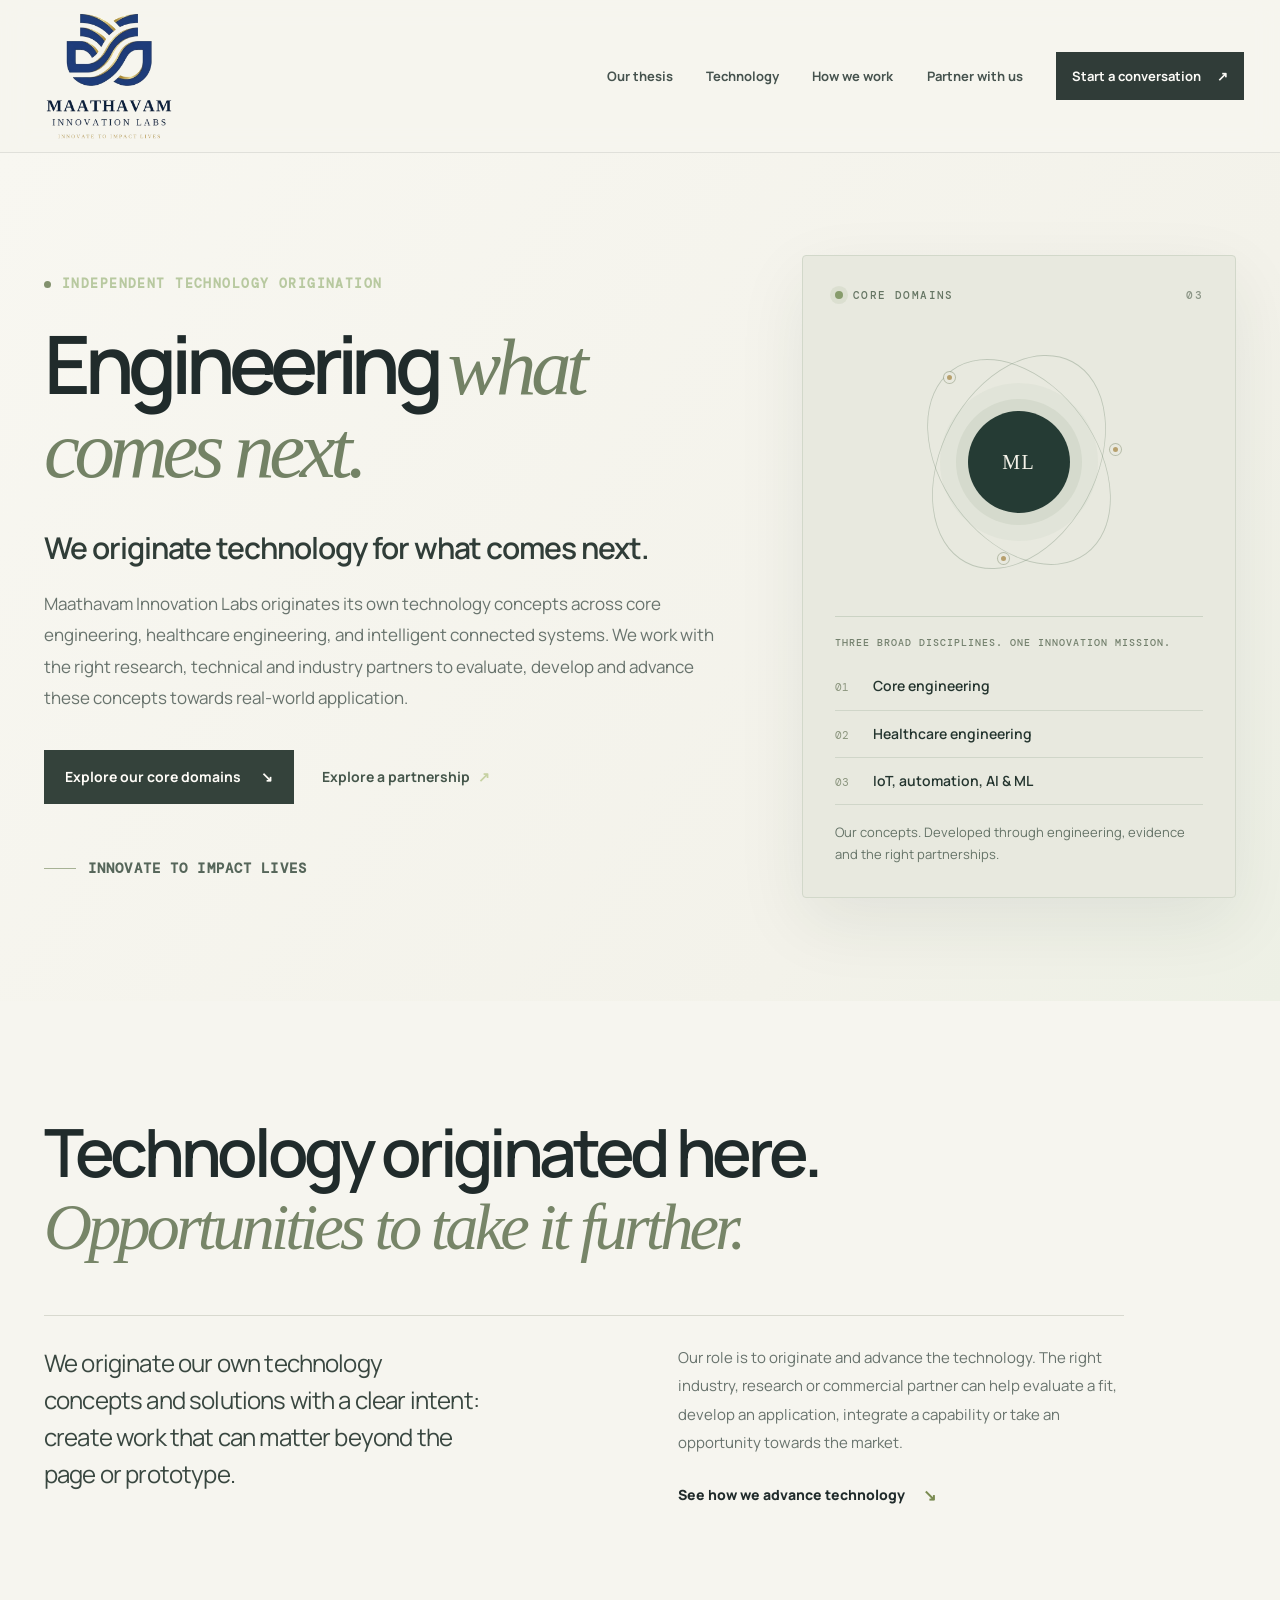
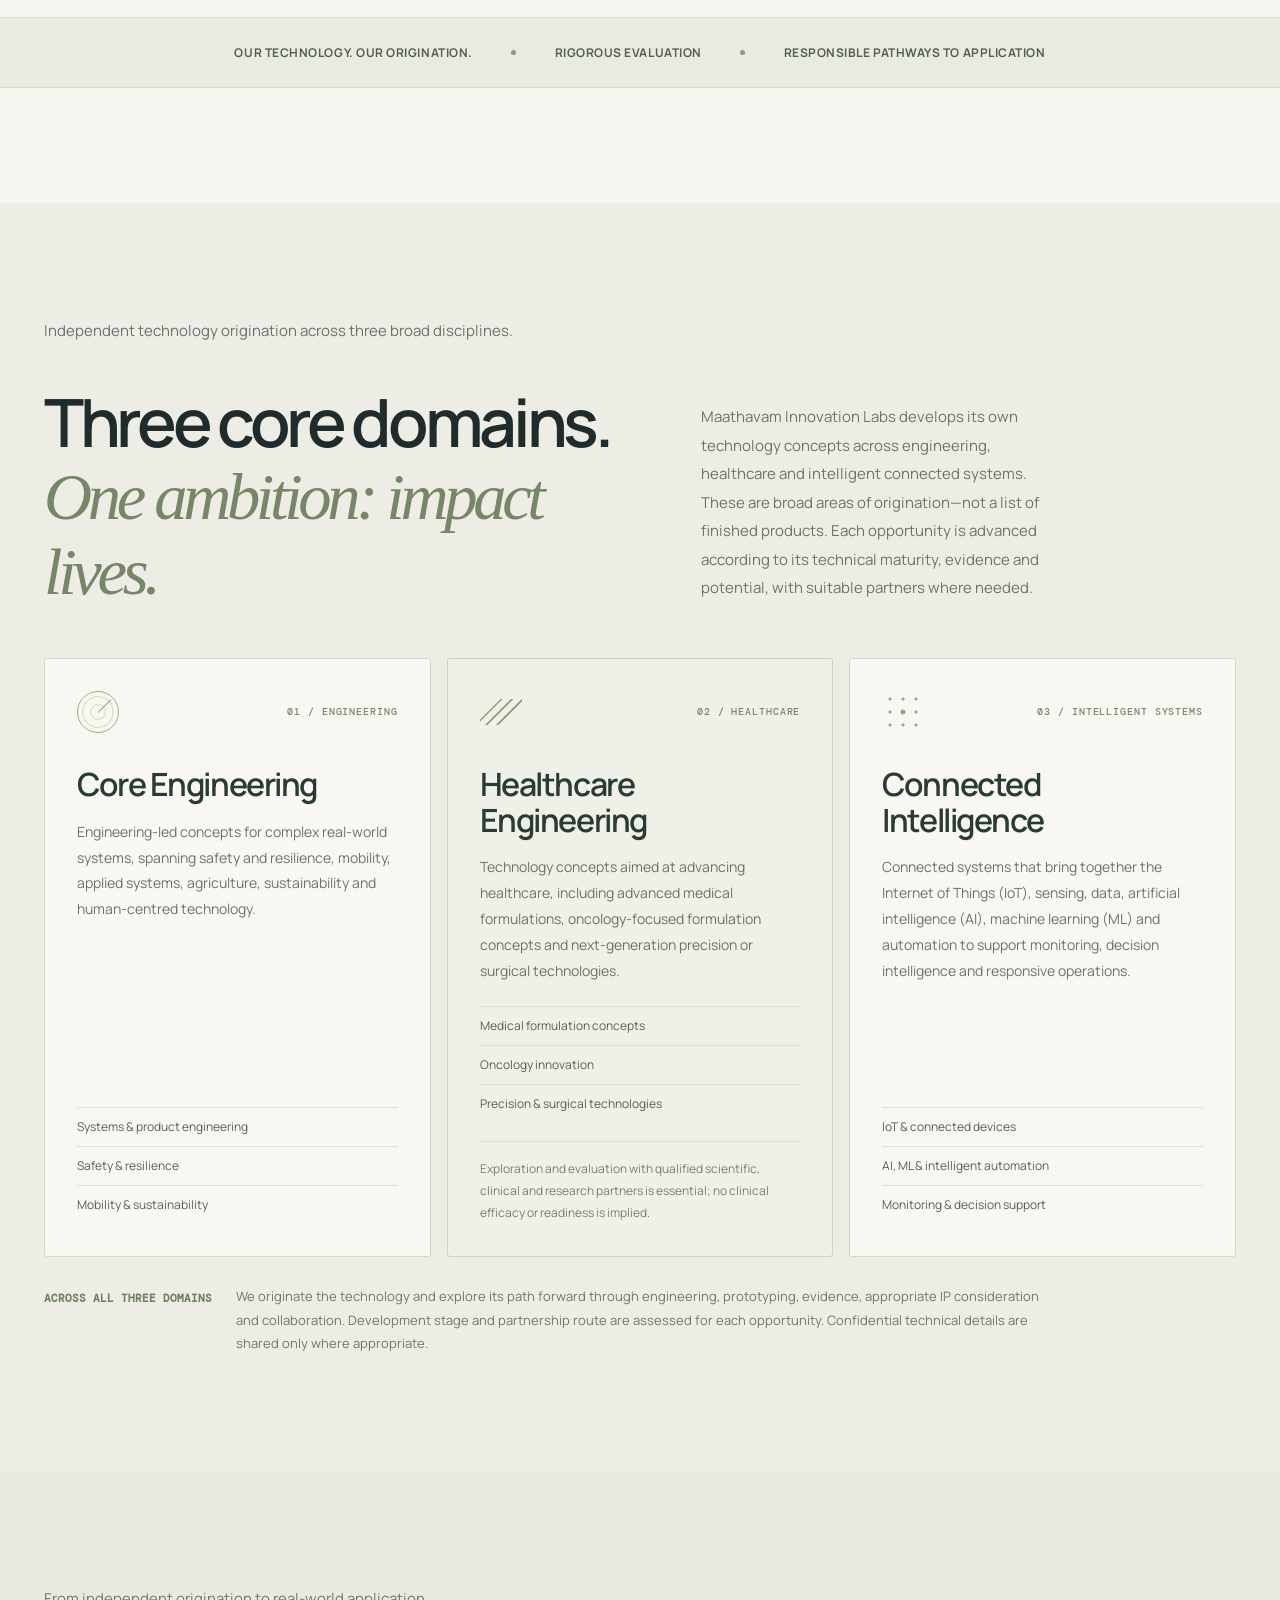
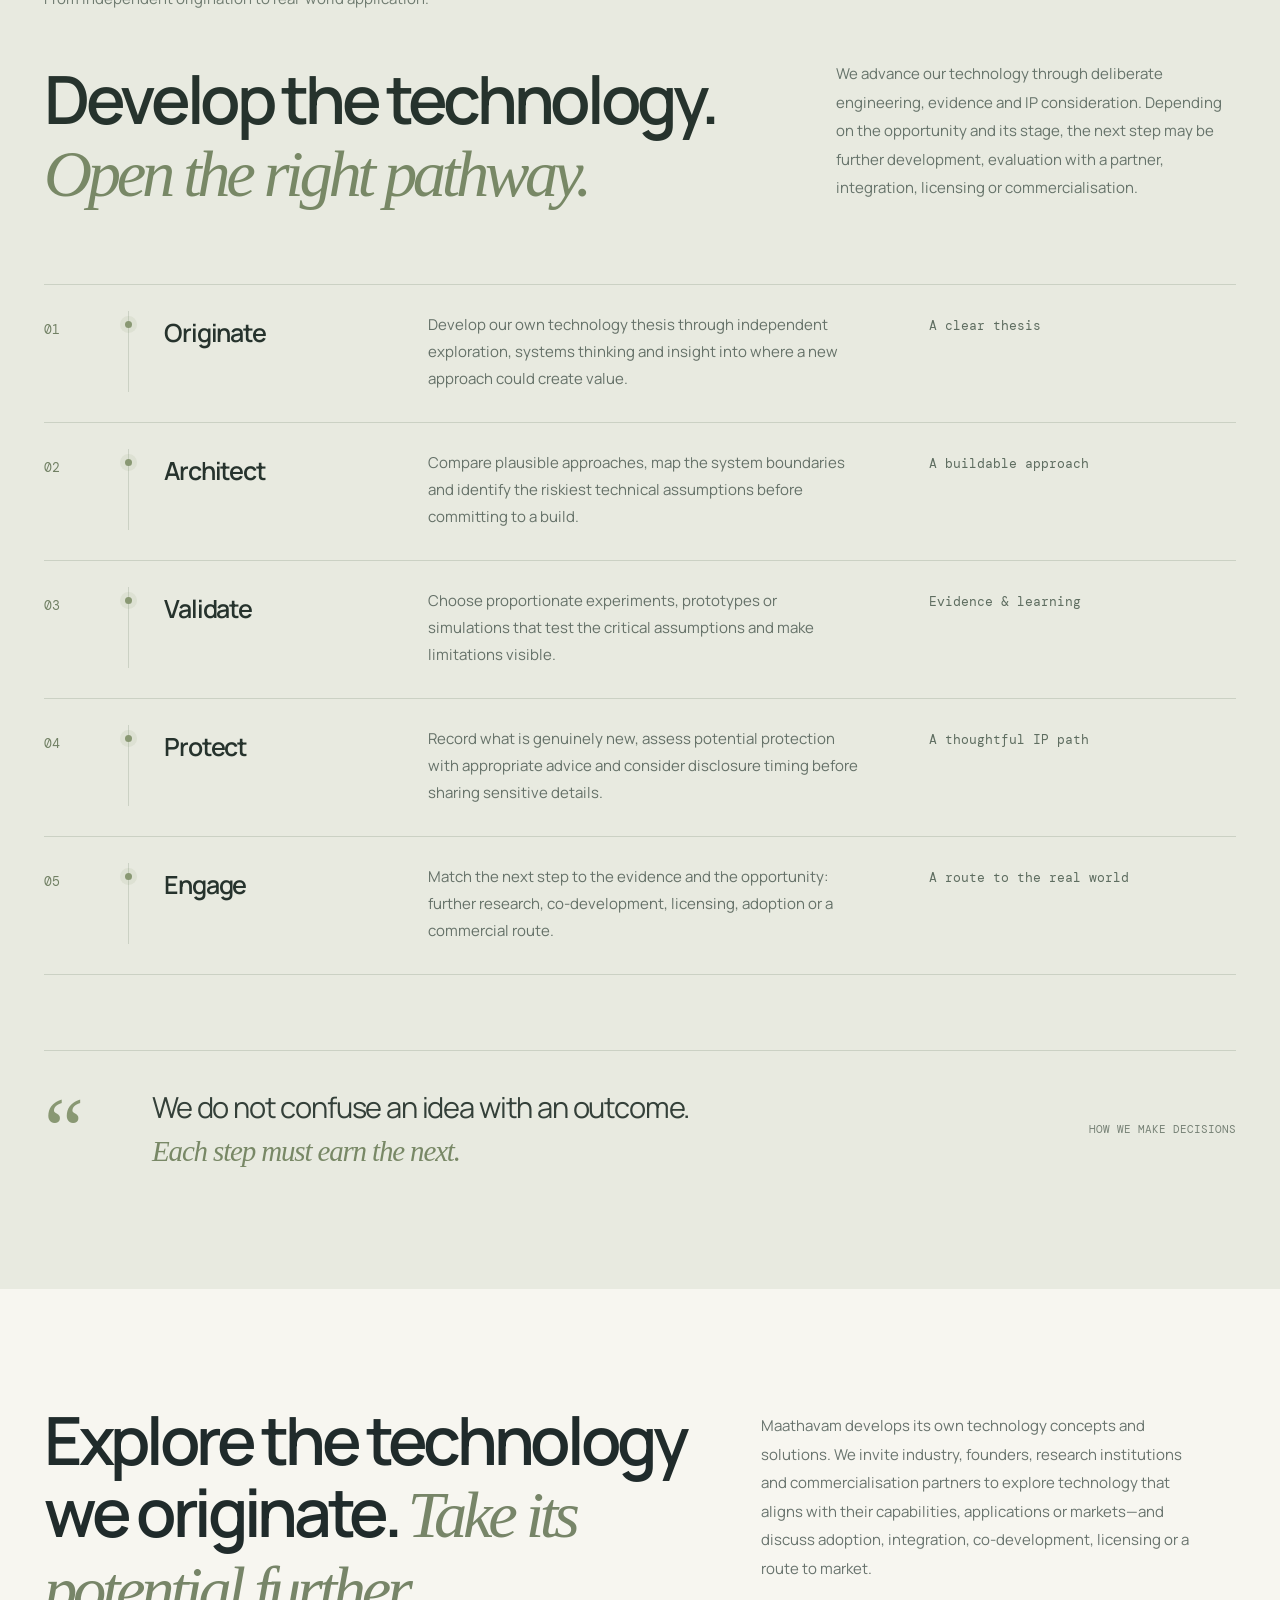
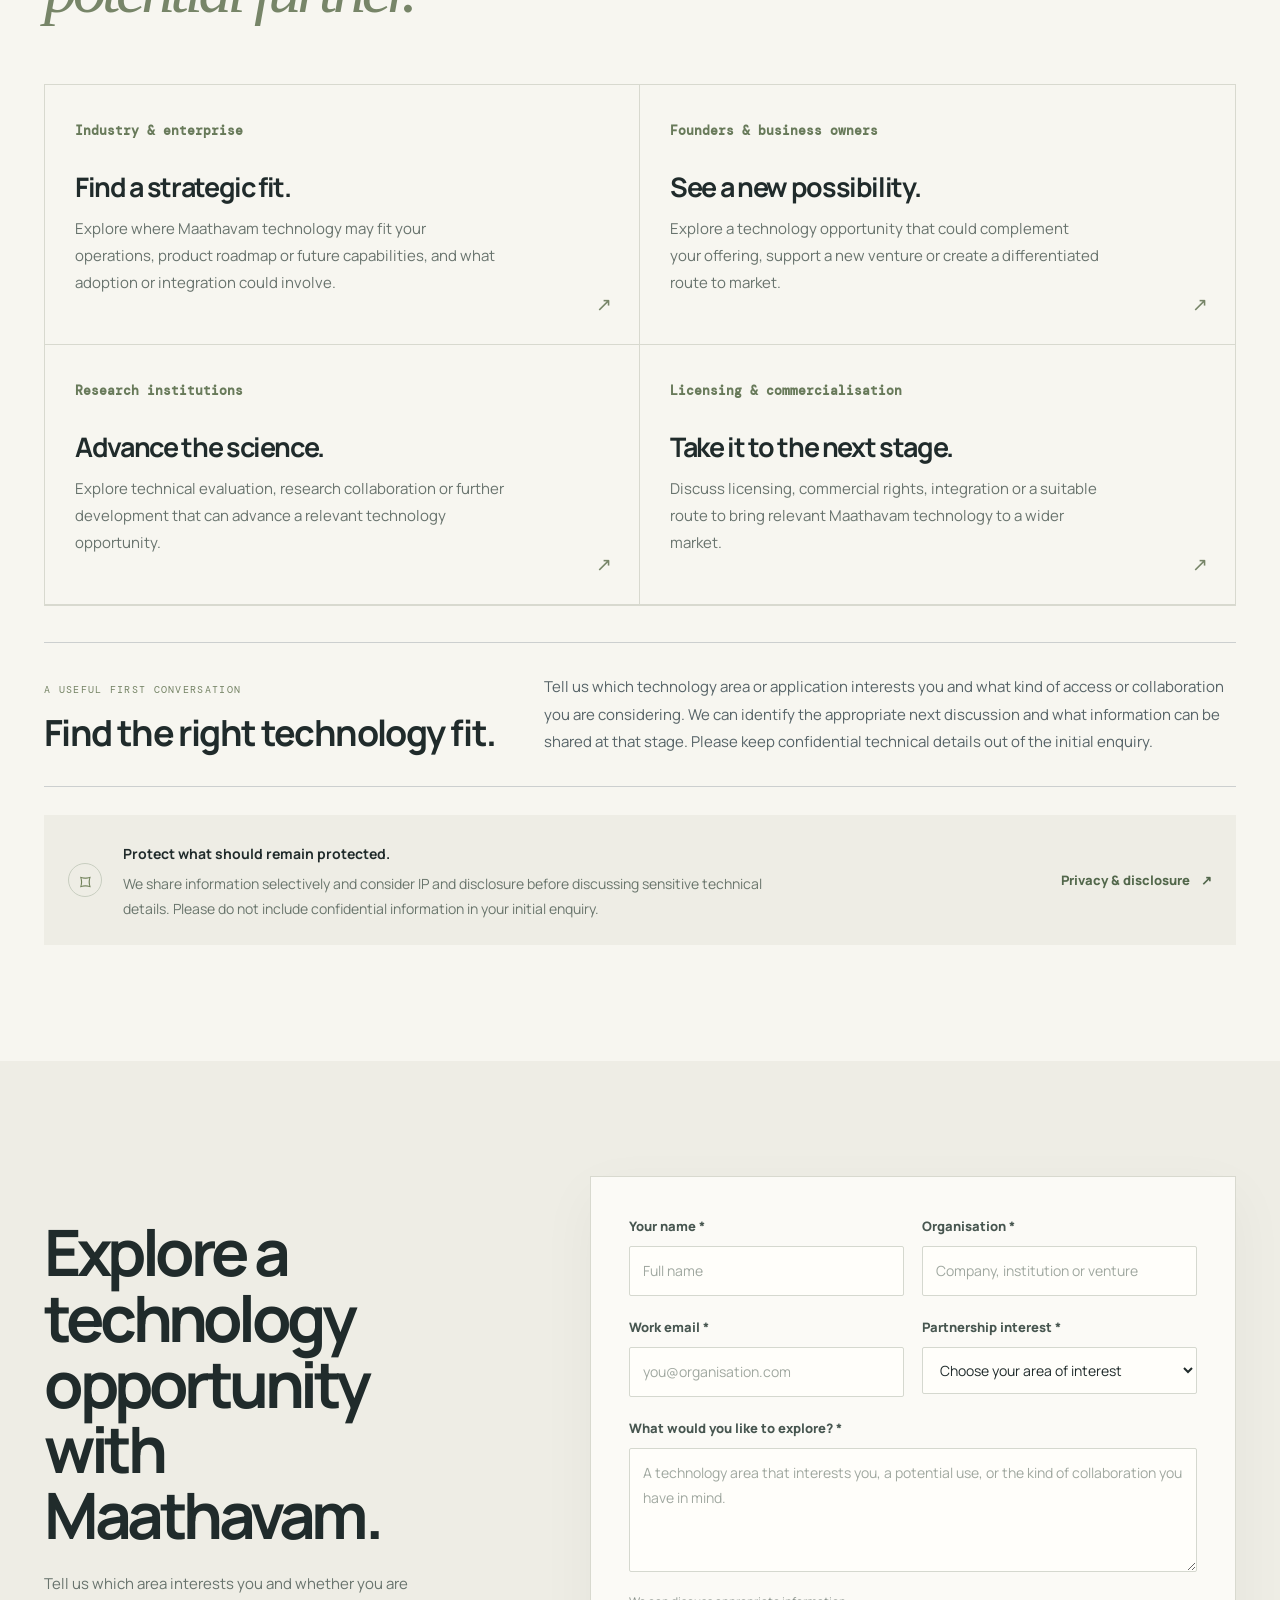
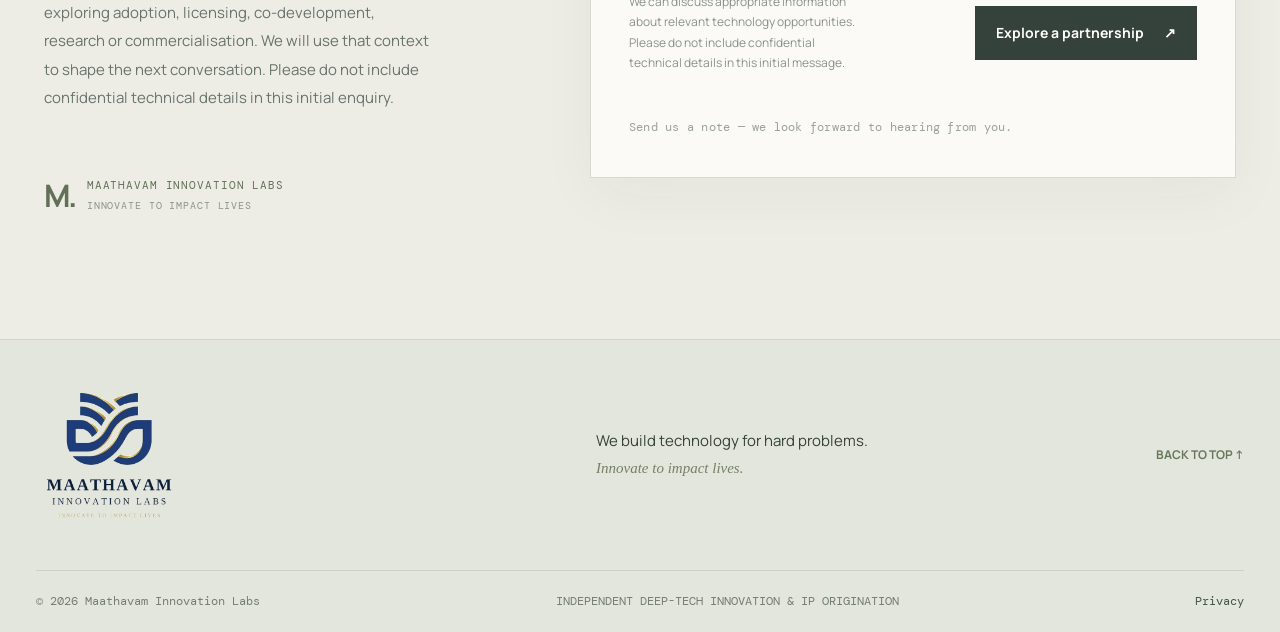
<file: index.html>
<!doctype html>
<html lang="en">
<head>
<meta charset="utf-8">
<meta name="viewport" content="width=device-width, initial-scale=1">
<meta name="description" content="Maathavam Innovation Labs originates technology across core engineering, healthcare engineering, and connected intelligence spanning IoT, automation, AI and machine learning.">
<meta name="keywords" content="Maathavam Innovation Labs, deep tech, innovation, intellectual property, technology origination, research, engineering">
<meta name="theme-color" content="#f6f5ef">
<link rel="canonical" href="https://www.maathavaminnovationlabs.com/">
<meta property="og:title" content="Maathavam Innovation Labs — Innovate to Impact Lives">
<meta property="og:description" content="Maathavam Innovation Labs originates technology across core engineering, healthcare engineering, and connected intelligence spanning IoT, automation, AI and machine learning.">
<meta property="og:type" content="website">
<meta property="og:url" content="https://www.maathavaminnovationlabs.com/">
<meta property="og:image" content="https://www.maathavaminnovationlabs.com/assets/images/logo.png">
<meta property="og:site_name" content="Maathavam Innovation Labs">
<meta name="twitter:card" content="summary_large_image">
<meta name="twitter:title" content="Maathavam Innovation Labs — Innovate to Impact Lives">
<meta name="twitter:description" content="Maathavam Innovation Labs originates technology across core engineering, healthcare engineering, and connected intelligence spanning IoT, automation, AI and machine learning.">
<meta name="twitter:image" content="https://www.maathavaminnovationlabs.com/assets/images/logo.png">
<link rel="icon" href="assets/images/logo-icon.png" type="image/png">
<link rel="preconnect" href="https://fonts.googleapis.com">
<link rel="preconnect" href="https://fonts.gstatic.com" crossorigin>
<link href="https://fonts.googleapis.com/css2?family=DM+Mono:wght@400;500&family=Manrope:wght@400;500;600;700;800&display=swap" rel="stylesheet">
<link rel="stylesheet" href="assets/css/style.css">
<title>Maathavam Innovation Labs — Deep-Tech Innovation</title>
</head>
<body id="top">
<div class="scroll-progress" id="scrollProgress" aria-hidden="true"></div>
<header class="site-header" id="siteHeader">
  <nav class="nav-shell" aria-label="Primary navigation">
    <a class="brand" href="#top" aria-label="Maathavam Innovation Labs home"><img src="assets/images/logo.png" alt="Maathavam Innovation Labs"></a>
    <button class="nav-toggle" id="navToggle" type="button" aria-label="Open navigation" aria-expanded="false" aria-controls="navLinks"><span></span><span></span></button>
    <div class="nav-links" id="navLinks">
      <a href="#thesis">Our thesis</a><a href="#territories">Technology</a><a href="#method">How we work</a><a href="#engage">Partner with us</a>
      <a class="nav-cta" href="#contact">Start a conversation <span aria-hidden="true">↗</span></a>
    </div>
  </nav>
</header>
<main>
  <section class="hero" aria-labelledby="hero-title">
    <div class="hero-grain" aria-hidden="true"></div>
    <div class="hero-inner">
      <div class="hero-copy reveal">
        <p class="eyebrow"><span class="eyebrow-dot"></span> INDEPENDENT TECHNOLOGY ORIGINATION</p>
        <h1 id="hero-title">Engineering <em>what comes next.</em></h1>
        <p class="hero-lead">We originate technology for what comes next.</p>
        <p class="hero-description">Maathavam Innovation Labs originates its own technology concepts across core engineering, healthcare engineering, and intelligent connected systems. We work with the right research, technical and industry partners to evaluate, develop and advance these concepts towards real-world application.</p>
        <div class="hero-actions">
          <a class="button button-primary" href="#territories">Explore our core domains <span aria-hidden="true">↘</span></a>
          <a class="text-link" href="#engage">Explore a partnership <span aria-hidden="true">↗</span></a>
        </div>
        <div class="hero-signature"><span class="signature-rule"></span><span>INNOVATE TO IMPACT LIVES</span></div>
      </div>
      <aside class="healthcare-focus reveal" aria-label="Maathavam core technology domains">
        <div class="focus-top"><span class="focus-pulse"></span><span>CORE DOMAINS</span><span class="focus-index">03</span></div>
        <div class="focus-orbit" aria-hidden="true"><div class="orbit-ring orbit-ring-one"></div><div class="orbit-ring orbit-ring-two"></div><div class="orbit-core"><span>ML</span></div><span class="orbit-node orbit-node-one"></span><span class="orbit-node orbit-node-two"></span><span class="orbit-node orbit-node-three"></span></div>
        <p class="focus-caption">THREE BROAD DISCIPLINES. ONE INNOVATION MISSION.</p>
        <div class="focus-list"><div><span>01</span><strong>Core engineering</strong></div><div><span>02</span><strong>Healthcare engineering</strong></div><div><span>03</span><strong>IoT, automation, AI &amp; ML</strong></div></div>
        <p class="focus-foot">Our concepts. Developed through engineering, evidence and the right partnerships.</p>
      </aside>
    </div>
  </section>

  <section class="thesis section-pad" id="thesis">
    <div class="section-shell thesis-grid">
      
      <div class="thesis-main reveal">
        <h2>Technology originated here.<br><em>Opportunities to take it further.</em></h2>
        <div class="thesis-bottom">
          <p class="thesis-statement">We originate our own technology concepts and solutions with a clear intent: create work that can matter beyond the page or prototype.</p>
          <div class="thesis-detail"><p>Our role is to originate and advance the technology. The right industry, research or commercial partner can help evaluate a fit, develop an application, integrate a capability or take an opportunity towards the market.</p><a class="arrow-link" href="#method">See how we advance technology <span>↘</span></a></div>
        </div>
      </div>
    </div>
    <div class="thesis-band"><span>OUR TECHNOLOGY. OUR ORIGINATION.</span><i></i><span>RIGOROUS EVALUATION</span><i></i><span>RESPONSIBLE PATHWAYS TO APPLICATION</span></div>
  </section>

  <section class="territories section-pad" id="territories">
    <div class="section-shell">
      <div class="section-topline reveal"><p>Independent technology origination across three broad disciplines.</p></div>
      <div class="territories-heading reveal"><h2>Three core domains.<br><em>One ambition: impact lives.</em></h2><p>Maathavam Innovation Labs develops its own technology concepts across engineering, healthcare and intelligent connected systems. These are broad areas of origination—not a list of finished products. Each opportunity is advanced according to its technical maturity, evidence and potential, with suitable partners where needed.</p></div>
      <div class="core-domain-grid">
        <article class="territory-card core-domain-card reveal">
          <div class="territory-card-head"><span class="territory-symbol symbol-radar" aria-hidden="true"></span><span class="card-kicker">01 / ENGINEERING</span></div>
          <h3>Core Engineering</h3>
          <p>Engineering-led concepts for complex real-world systems, spanning safety and resilience, mobility, applied systems, agriculture, sustainability and human-centred technology.</p>
          <div class="domain-capabilities"><span>Systems &amp; product engineering</span><span>Safety &amp; resilience</span><span>Mobility &amp; sustainability</span></div>
        </article>
        <article class="territory-card core-domain-card healthcare-core-card reveal">
          <div class="territory-card-head"><span class="territory-symbol symbol-pulse" aria-hidden="true"></span><span class="card-kicker">02 / HEALTHCARE</span></div>
          <h3>Healthcare Engineering</h3>
          <p>Technology concepts aimed at advancing healthcare, including advanced medical formulations, oncology-focused formulation concepts and next-generation precision or surgical technologies.</p>
          <div class="domain-capabilities"><span>Medical formulation concepts</span><span>Oncology innovation</span><span>Precision &amp; surgical technologies</span></div>
          <p class="domain-qualification">Exploration and evaluation with qualified scientific, clinical and research partners is essential; no clinical efficacy or readiness is implied.</p>
        </article>
        <article class="territory-card core-domain-card reveal">
          <div class="territory-card-head"><span class="territory-symbol symbol-data" aria-hidden="true"></span><span class="card-kicker">03 / INTELLIGENT SYSTEMS</span></div>
          <h3>Connected Intelligence</h3>
          <p>Connected systems that bring together the Internet of Things (IoT), sensing, data, artificial intelligence (AI), machine learning (ML) and automation to support monitoring, decision intelligence and responsive operations.</p>
          <div class="domain-capabilities"><span>IoT &amp; connected devices</span><span>AI, ML &amp; intelligent automation</span><span>Monitoring &amp; decision support</span></div>
        </article>
      </div>
      <p class="territory-note"><span>ACROSS ALL THREE DOMAINS</span> We originate the technology and explore its path forward through engineering, prototyping, evidence, appropriate IP consideration and collaboration. Development stage and partnership route are assessed for each opportunity. Confidential technical details are shared only where appropriate.</p>
    </div>
  </section>

  <section class="method section-pad" id="method">
    <div class="section-shell">
      <div class="section-topline reveal"><p>From independent origination to real-world application.</p></div>
      <div class="method-intro reveal"><h2>Develop the technology.<br><em>Open the right pathway.</em></h2><p>We advance our technology through deliberate engineering, evidence and IP consideration. Depending on the opportunity and its stage, the next step may be further development, evaluation with a partner, integration, licensing or commercialisation.</p></div>
      <div class="method-steps">
        <article class="method-step reveal"><span class="step-num">01</span><div class="step-line"><i></i></div><div class="step-copy"><h3>Originate</h3><p>Develop our own technology thesis through independent exploration, systems thinking and insight into where a new approach could create value.</p><span class="step-output">A clear thesis</span></div></article>
        <article class="method-step reveal"><span class="step-num">02</span><div class="step-line"><i></i></div><div class="step-copy"><h3>Architect</h3><p>Compare plausible approaches, map the system boundaries and identify the riskiest technical assumptions before committing to a build.</p><span class="step-output">A buildable approach</span></div></article>
        <article class="method-step reveal"><span class="step-num">03</span><div class="step-line"><i></i></div><div class="step-copy"><h3>Validate</h3><p>Choose proportionate experiments, prototypes or simulations that test the critical assumptions and make limitations visible.</p><span class="step-output">Evidence &amp; learning</span></div></article>
        <article class="method-step reveal"><span class="step-num">04</span><div class="step-line"><i></i></div><div class="step-copy"><h3>Protect</h3><p>Record what is genuinely new, assess potential protection with appropriate advice and consider disclosure timing before sharing sensitive details.</p><span class="step-output">A thoughtful IP path</span></div></article>
        <article class="method-step reveal"><span class="step-num">05</span><div class="step-line"><i></i></div><div class="step-copy"><h3>Engage</h3><p>Match the next step to the evidence and the opportunity: further research, co-development, licensing, adoption or a commercial route.</p><span class="step-output">A route to the real world</span></div></article>
      </div>
      <div class="method-principle reveal"><span class="principle-mark">“</span><p>We do not confuse an idea with an outcome.<br><em>Each step must earn the next.</em></p><span class="principle-caption">HOW WE MAKE DECISIONS</span></div>
    </div>
  </section>

  <section class="engage section-pad" id="engage">
    <div class="section-shell">
      <div class="engage-heading reveal"><h2>Explore the technology we originate. <em>Take its potential further.</em></h2><p>Maathavam develops its own technology concepts and solutions. We invite industry, founders, research institutions and commercialisation partners to explore technology that aligns with their capabilities, applications or markets—and discuss adoption, integration, co-development, licensing or a route to market.</p></div>
      <div class="engage-grid">
        <a class="engage-card reveal" href="#contact" data-opportunity="Industry / Enterprise"><span class="engage-type">Industry &amp; enterprise</span><h3>Find a strategic fit.</h3><p>Explore where Maathavam technology may fit your operations, product roadmap or future capabilities, and what adoption or integration could involve.</p><span class="engage-arrow">↗</span></a>
        <a class="engage-card reveal" href="#contact" data-opportunity="Founder / Business Owner"><span class="engage-type">Founders &amp; business owners</span><h3>See a new possibility.</h3><p>Explore a technology opportunity that could complement your offering, support a new venture or create a differentiated route to market.</p><span class="engage-arrow">↗</span></a>
        <a class="engage-card reveal" href="#contact" data-opportunity="Research Institution / Academia"><span class="engage-type">Research institutions</span><h3>Advance the science.</h3><p>Explore technical evaluation, research collaboration or further development that can advance a relevant technology opportunity.</p><span class="engage-arrow">↗</span></a>
        <a class="engage-card reveal" href="#contact" data-opportunity="Licensing / Commercialisation"><span class="engage-type">Licensing &amp; commercialisation</span><h3>Take it to the next stage.</h3><p>Discuss licensing, commercial rights, integration or a suitable route to bring relevant Maathavam technology to a wider market.</p><span class="engage-arrow">↗</span></a>
      </div>
      <div class="first-conversation reveal"><div><span class="conversation-kicker">A USEFUL FIRST CONVERSATION</span><h3>Find the right technology fit.</h3></div><p>Tell us which technology area or application interests you and what kind of access or collaboration you are considering. We can identify the appropriate next discussion and what information can be shared at that stage. Please keep confidential technical details out of the initial enquiry.</p></div>
      <div class="confidentiality-note reveal"><span class="lock-icon" aria-hidden="true">⌑</span><div><strong>Protect what should remain protected.</strong><p>We share information selectively and consider IP and disclosure before discussing sensitive technical details. Please do not include confidential information in your initial enquiry.</p></div><a href="privacy.html">Privacy &amp; disclosure <span>↗</span></a></div>
    </div>
  </section>

  <section class="contact section-pad" id="contact">
    <div class="section-shell contact-layout">
      <div class="contact-copy reveal"><h2>Explore a technology opportunity with Maathavam.</h2><p>Tell us which area interests you and whether you are exploring adoption, licensing, co-development, research or commercialisation. We will use that context to shape the next conversation. Please do not include confidential technical details in this initial enquiry.</p><div class="contact-closer"><span class="closer-mark">M.</span><span>MAATHAVAM INNOVATION LABS<br><small>INNOVATE TO IMPACT LIVES</small></span></div></div>
      <form class="contact-form reveal" id="contactForm" method="POST" action="https://formsubmit.co/ajax/foundersdesk@maathavaminnovationlabs.com" accept-charset="UTF-8">
        <input type="hidden" name="_subject" value="Website enquiry | Maathavam Innovation Labs"><input type="hidden" name="_template" value="table"><input type="text" name="_honey" tabindex="-1" autocomplete="off" aria-hidden="true" class="form-honeypot">
        <div class="form-row"><label><span>Your name *</span><input type="text" name="name" placeholder="Full name" autocomplete="name" required></label><label><span>Organisation *</span><input type="text" name="organisation" placeholder="Company, institution or venture" autocomplete="organization" required></label></div>
        <div class="form-row"><label><span>Work email *</span><input type="email" name="email" placeholder="you@organisation.com" autocomplete="email" required></label><label><span>Partnership interest *</span><select name="opportunity" id="opportunitySelect" required><option value="">Choose your area of interest</option><option value="Industry / Enterprise">Industry / enterprise collaboration</option><option value="Founder / Business Owner">Founder / business owner</option><option value="Research Institution / Academia">Research institution / academia</option><option value="Licensing / Commercialisation">Licensing / commercialisation</option><option value="Technology Adoption">Technology evaluation / adoption</option><option value="Co-development">Co-development</option><option value="Investment">Investment / commercial pathway</option><option value="Other">Other partnership enquiry</option></select></label></div>
        <label><span>What would you like to explore? *</span><textarea name="message" rows="4" placeholder="A technology area that interests you, a potential use, or the kind of collaboration you have in mind." required></textarea></label>
        <div class="form-bottom"><p>We can discuss appropriate information about relevant technology opportunities. Please do not include confidential technical details in this initial message.</p><button class="button button-primary" type="submit">Explore a partnership <span aria-hidden="true">↗</span></button></div>
        <div class="form-status" id="formStatus" role="status" aria-live="polite"></div>
        <p class="form-delivery-note">Send us a note — we look forward to hearing from you.</p>
      </form>
    </div>
  </section>
</main>
<footer class="site-footer">
  <div class="footer-main"><a class="footer-brand" href="#top"><img src="assets/images/logo.png" alt="Maathavam Innovation Labs"></a><p>We build technology for hard problems.<br><span>Innovate to impact lives.</span></p><a class="footer-top" href="#top">BACK TO TOP ↑</a></div>
  <div class="footer-bottom"><span>© <span id="currentYear"></span> Maathavam Innovation Labs</span><span>INDEPENDENT DEEP-TECH INNOVATION &amp; IP ORIGINATION</span><div><a href="privacy.html">Privacy</a></div></div>
</footer>
<script src="assets/js/main.js" defer></script>
</body>
</html>
</file>
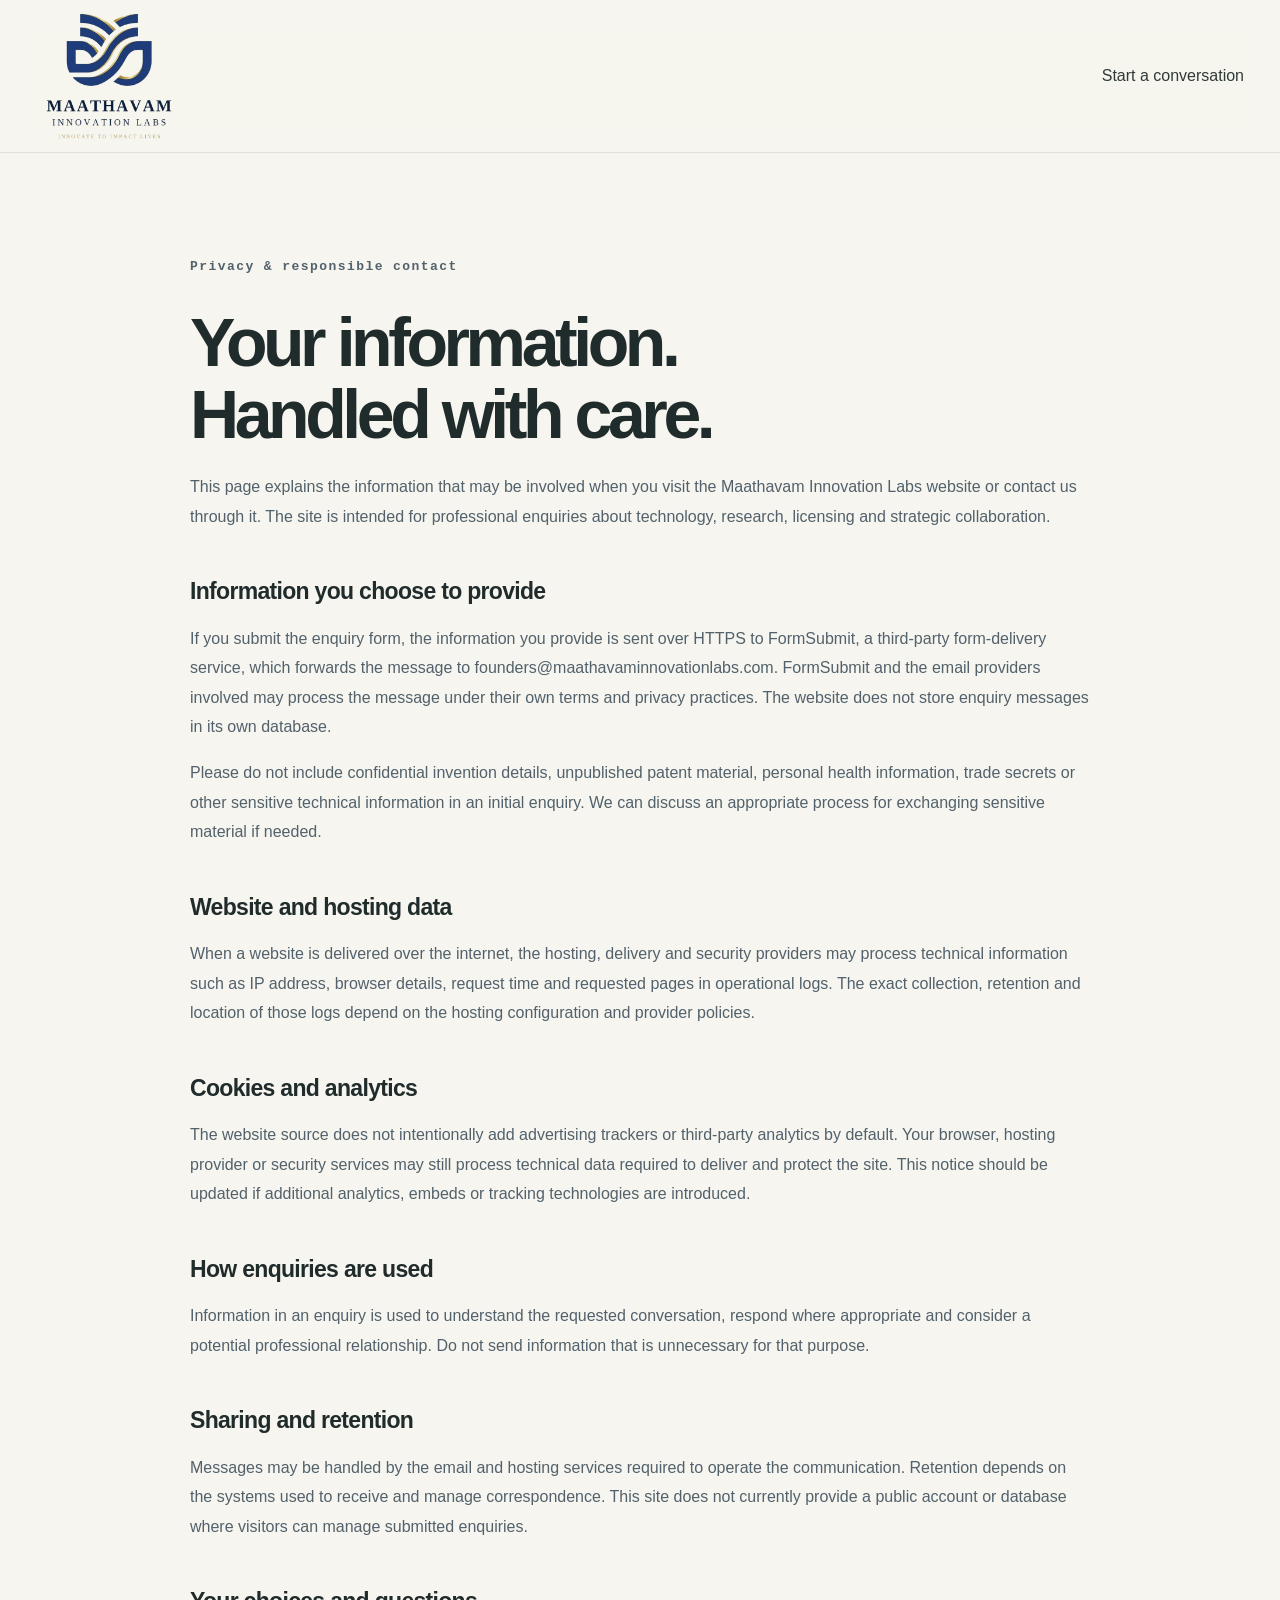
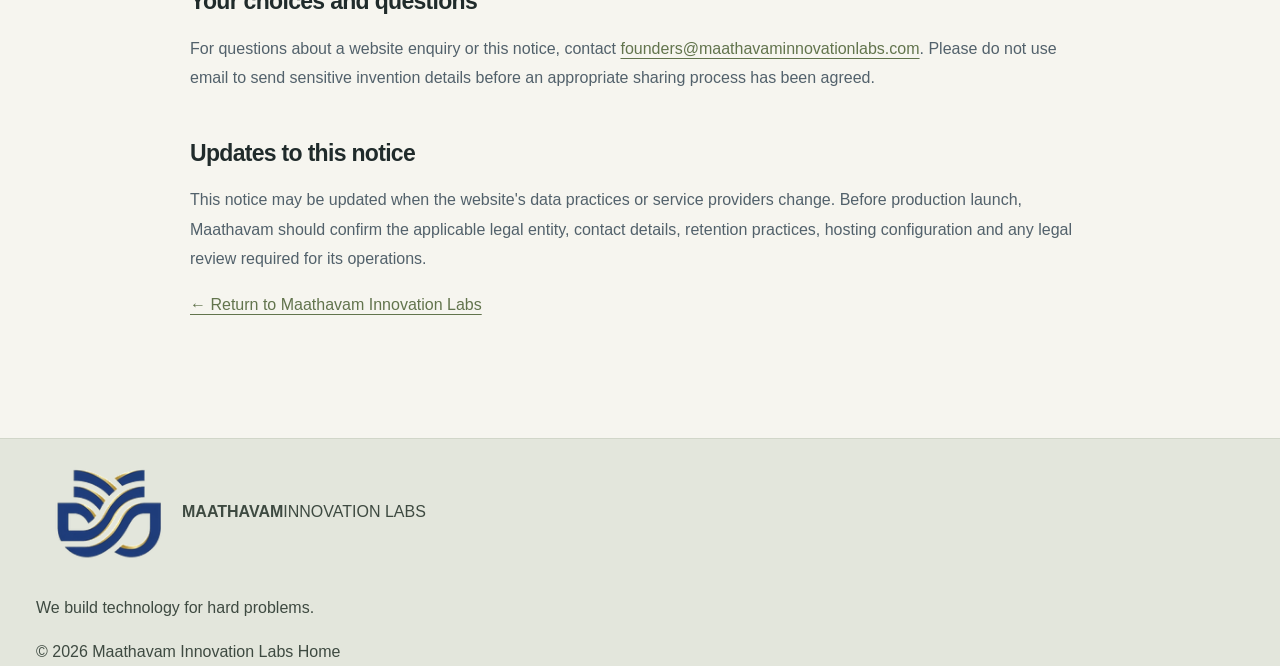
<file: privacy.html>
<!doctype html>
<html lang="en">
<head>
  <meta charset="utf-8">
  <meta name="viewport" content="width=device-width, initial-scale=1">
  <meta name="description" content="Privacy information for visitors contacting Maathavam Innovation Labs through its website.">
  <meta name="theme-color" content="#172b3a">
  <link rel="canonical" href="https://www.maathavaminnovationlabs.com/privacy.html">
  <link rel="icon" href="assets/images/logo-icon.png" type="image/png">
  <link rel="stylesheet" href="assets/css/style.css">
  <title>Privacy | Maathavam Innovation Labs</title>
</head>
<body>
  <header class="site-header" id="siteHeader">
    <nav class="nav-shell" aria-label="Primary navigation">
      <a class="brand" href="index.html" aria-label="Maathavam Innovation Labs home">
        <img src="assets/images/logo.png" alt="Maathavam Innovation Labs">
      </a>
      <a class="nav-cta" href="index.html#contact">Start a conversation</a>
    </nav>
  </header>
  <main class="privacy-page">
    <article class="privacy-shell">
      <p class="eyebrow"><span class="eyebrow-line"></span> Privacy &amp; responsible contact</p>
      <h1>Your information.<br>Handled with care.</h1>
      <p>This page explains the information that may be involved when you visit the Maathavam Innovation Labs website or contact us through it. The site is intended for professional enquiries about technology, research, licensing and strategic collaboration.</p>
      <h2>Information you choose to provide</h2>
      <p>If you submit the enquiry form, the information you provide is sent over HTTPS to FormSubmit, a third-party form-delivery service, which forwards the message to founders@maathavaminnovationlabs.com. FormSubmit and the email providers involved may process the message under their own terms and privacy practices. The website does not store enquiry messages in its own database.</p>
      <p>Please do not include confidential invention details, unpublished patent material, personal health information, trade secrets or other sensitive technical information in an initial enquiry. We can discuss an appropriate process for exchanging sensitive material if needed.</p>
      <h2>Website and hosting data</h2>
      <p>When a website is delivered over the internet, the hosting, delivery and security providers may process technical information such as IP address, browser details, request time and requested pages in operational logs. The exact collection, retention and location of those logs depend on the hosting configuration and provider policies.</p>
      <h2>Cookies and analytics</h2>
      <p>The website source does not intentionally add advertising trackers or third-party analytics by default. Your browser, hosting provider or security services may still process technical data required to deliver and protect the site. This notice should be updated if additional analytics, embeds or tracking technologies are introduced.</p>
      <h2>How enquiries are used</h2>
      <p>Information in an enquiry is used to understand the requested conversation, respond where appropriate and consider a potential professional relationship. Do not send information that is unnecessary for that purpose.</p>
      <h2>Sharing and retention</h2>
      <p>Messages may be handled by the email and hosting services required to operate the communication. Retention depends on the systems used to receive and manage correspondence. This site does not currently provide a public account or database where visitors can manage submitted enquiries.</p>
      <h2>Your choices and questions</h2>
      <p>For questions about a website enquiry or this notice, contact <a href="mailto:founders@maathavaminnovationlabs.com">founders@maathavaminnovationlabs.com</a>. Please do not use email to send sensitive invention details before an appropriate sharing process has been agreed.</p>
      <h2>Updates to this notice</h2>
      <p>This notice may be updated when the website's data practices or service providers change. Before production launch, Maathavam should confirm the applicable legal entity, contact details, retention practices, hosting configuration and any legal review required for its operations.</p>
      <p><a href="index.html">← Return to Maathavam Innovation Labs</a></p>
    </article>
  </main>
  <footer class="site-footer">
    <div class="footer-shell">
      <div class="footer-brand">
        <img src="assets/images/logo-icon.png" alt="">
        <div><strong>MAATHAVAM</strong><span>INNOVATION LABS</span></div>
      </div>
      <div class="footer-copy"><p>We build technology for hard problems.</p></div>
      <div class="footer-meta">
        <span>© <span id="currentYear"></span> Maathavam Innovation Labs</span>
        <a href="index.html">Home</a>
      </div>
    </div>
  </footer>
  <script defer src="assets/js/main.js"></script>
</body>
</html>
</file>
<file: assets/css/style.css>
/* MAATHAVAM INNOVATION LABS — editorial deep-tech design system */
:root{--ink:#111e28;--ink-2:#1c2d39;--paper:#f4f2eb;--paper-2:#e9e7de;--white:#fffef9;--text:#263742;--muted:#6e7b82;--line:#d4d4ca;--acid:#d6f36a;--gold:#c5a66a;--serif:Georgia,"Times New Roman",serif;--sans:"Manrope",Arial,sans-serif;--mono:"DM Mono",monospace;--max:1240px;--ease:cubic-bezier(.2,.7,.2,1)}
*{box-sizing:border-box}html{scroll-behavior:smooth;scroll-padding-top:90px;background:var(--paper)}body{margin:0;background:var(--paper);color:var(--text);font-family:var(--sans);font-size:14px;line-height:1.7;-webkit-font-smoothing:antialiased;text-rendering:optimizeLegibility}body,button,input,select,textarea{font-family:var(--sans)}a{color:inherit;text-decoration:none}button,input,select,textarea{font:inherit}img{display:block;max-width:100%}::selection{background:var(--acid);color:var(--ink)}:focus-visible{outline:3px solid #8cae1f;outline-offset:4px}.scroll-progress{position:fixed;z-index:1000;top:0;left:0;width:0;height:3px;background:var(--acid)}
.site-header{position:sticky;z-index:100;top:0;background:rgba(244,242,235,.94);border-bottom:1px solid rgba(17,30,40,.12);backdrop-filter:blur(18px);transition:box-shadow .25s}.site-header.scrolled{box-shadow:0 8px 30px rgba(17,30,40,.08)}.nav-shell{width:min(var(--max),calc(100% - 72px));min-height:82px;margin:auto;display:flex;align-items:center;justify-content:space-between;gap:32px}.brand img{width:190px;max-height:54px;object-fit:contain;object-position:left center}.nav-links{display:flex;align-items:center;gap:clamp(18px,2.6vw,34px)}.nav-links>a{font-size:11px;font-weight:700;color:#4a5962;transition:color .2s}.nav-links>a:hover{color:#111e28}.nav-links .nav-cta{display:inline-flex;align-items:center;gap:16px;padding:12px 15px;background:var(--ink);color:var(--white);border:1px solid var(--ink)}.nav-links .nav-cta:hover{background:#304553;color:var(--acid)}.nav-toggle{display:none;background:transparent;border:0;padding:8px}.nav-toggle span{display:block;width:24px;height:2px;margin:5px;background:var(--ink)}
.hero{position:relative;overflow:hidden;background:var(--ink);color:var(--white);isolation:isolate}.hero:after{position:absolute;z-index:-1;content:"";width:850px;height:850px;right:-260px;top:-370px;border:1px solid rgba(214,243,106,.1);border-radius:50%;box-shadow:0 0 0 90px rgba(214,243,106,.018),0 0 0 180px rgba(214,243,106,.015)}.hero-grain{position:absolute;inset:0;z-index:-1;opacity:.13;background-image:url("data:image/svg+xml,%3Csvg viewBox='0 0 180 180' xmlns='http://www.w3.org/2000/svg'%3E%3Cfilter id='n'%3E%3CfeTurbulence type='fractalNoise' baseFrequency='.9' numOctaves='3' stitchTiles='stitch'/%3E%3C/filter%3E%3Crect width='100%25' height='100%25' filter='url(%23n)' opacity='.2'/%3E%3C/svg%3E")}.hero-inner{position:relative;display:grid;grid-template-columns:minmax(0,1.05fr) minmax(380px,.95fr);align-items:center;gap:clamp(38px,6vw,94px);width:min(var(--max),calc(100% - 72px));min-height:650px;margin:auto;padding:72px 0 80px}.hero-copy{max-width:650px}.eyebrow,.section-index,.art-topline,.art-bottomline,.hero-signature,.hero-bottom,.territory-foot,.territory-note>span,.step-output,.principle-caption,.engage-type,.footer-bottom,.form-delivery-note{font-family:var(--mono);font-size:9px;font-weight:400;letter-spacing:.13em}.hero .eyebrow{display:flex;align-items:center;gap:11px;color:#b8c9a0;margin:0 0 28px}.eyebrow-dot{width:7px;height:7px;border-radius:50%;background:var(--acid);box-shadow:0 0 15px rgba(214,243,106,.7)}h1,h2,h3,p{margin-top:0}.hero h1{max-width:740px;margin:0;color:var(--white);font-size:clamp(48px,6.1vw,82px);font-weight:600;letter-spacing:-.075em;line-height:1.02}.hero h1 em,.territories-heading h2 em,.method-intro h2 em,.engage-heading h2 em{color:var(--acid);font-family:var(--serif);font-weight:400;letter-spacing:-.065em}.hero-lead{margin:28px 0 8px;color:var(--acid);font-size:18px;font-weight:700;letter-spacing:-.02em}.hero-description{max-width:530px;margin:0;color:#b9c4c9;font-size:14px;line-height:1.9}.hero-actions{display:flex;align-items:center;flex-wrap:wrap;gap:24px;margin-top:30px}.button{display:inline-flex;align-items:center;justify-content:center;gap:20px;min-height:48px;padding:13px 17px;border:1px solid transparent;font-size:11px;font-weight:800;cursor:pointer;transition:transform .2s,background .2s,color .2s,border-color .2s}.button:hover{transform:translateY(-2px)}.button-primary{background:var(--acid);color:var(--ink);border-color:var(--acid)}.button-primary:hover{background:#e4ff90;border-color:#e4ff90}.text-link{font-size:11px;font-weight:700;color:#d6dfe1}.text-link span{color:var(--acid);margin-left:5px}.hero-signature{display:flex;align-items:center;gap:12px;margin-top:55px;color:#8d9ca3}.signature-rule{width:32px;height:1px;background:var(--acid)}.hero-art{align-self:center;min-width:0;border:1px solid rgba(255,255,255,.16);background:rgba(255,255,255,.025);box-shadow:0 28px 100px rgba(0,0,0,.18)}.art-topline,.art-bottomline{display:flex;align-items:center;justify-content:space-between;gap:10px;padding:16px 19px;color:#8998a0;font-size:8px}.art-topline{border-bottom:1px solid rgba(255,255,255,.1)}.art-bottomline{border-top:1px solid rgba(255,255,255,.1)}.art-live{display:flex;align-items:center;gap:7px}.art-live i{display:inline-block;width:5px;height:5px;border-radius:50%;background:var(--acid)}.art-field{position:relative;aspect-ratio:1/1;max-height:455px;overflow:hidden}.field-grid{position:absolute;inset:0;background-image:linear-gradient(rgba(255,255,255,.055) 1px,transparent 1px),linear-gradient(90deg,rgba(255,255,255,.055) 1px,transparent 1px);background-size:36px 36px;mask-image:linear-gradient(transparent,#000 15%,#000 85%,transparent)}.field-orbit{position:absolute;left:50%;top:50%;border:1px solid rgba(214,243,106,.21);border-radius:50%;transform:translate(-50%,-50%)}.orbit-a{width:45%;height:45%}.orbit-b{width:70%;height:70%;border-color:rgba(255,255,255,.14)}.orbit-c{width:92%;height:92%;border-style:dashed;border-color:rgba(255,255,255,.1)}.field-lines{position:absolute;inset:0;width:100%;height:100%;overflow:visible}.field-lines path{fill:none;stroke:rgba(214,243,106,.48);stroke-width:1}.field-core{position:absolute;top:50%;left:50%;width:31%;aspect-ratio:1;transform:translate(-50%,-50%);display:flex;flex-direction:column;align-items:center;justify-content:center;text-align:center;border:1px solid rgba(214,243,106,.6);border-radius:50%;background:radial-gradient(circle,rgba(214,243,106,.15),rgba(17,30,40,.97) 68%);box-shadow:0 0 55px rgba(214,243,106,.08)}.core-mark{font-size:47px;font-weight:500;letter-spacing:-.12em;line-height:1;color:var(--white)}.core-mark span{color:var(--acid)}.field-core strong{margin-top:9px;font-size:8px;line-height:1.4;letter-spacing:.12em}.field-core i{margin-top:9px;font-family:var(--mono);font-size:7px;font-style:normal;color:var(--acid);letter-spacing:.08em}.field-node{position:absolute;z-index:2;display:flex;align-items:center;gap:7px;padding:7px 9px;border:1px solid rgba(255,255,255,.16);background:#172832;color:#d8e0df;font-family:var(--mono);font-size:7px;letter-spacing:.08em}.node-pulse{width:5px;height:5px;background:var(--acid);border-radius:50%;box-shadow:0 0 10px rgba(214,243,106,.5)}.node-a{top:22%;left:8%}.node-b{top:22%;right:8%}.node-c{bottom:21%;left:5%}.node-d{bottom:21%;right:5%}.field-cross{position:absolute;z-index:1;width:15px;height:15px}.field-cross:before,.field-cross:after{content:"";position:absolute;background:var(--acid);opacity:.7}.field-cross:before{left:7px;width:1px;height:15px}.field-cross:after{top:7px;width:15px;height:1px}.cross-a{left:26%;top:42%}.cross-b{right:25%;bottom:36%}.coord{position:absolute;color:#819198;font-family:var(--mono);font-size:7px;letter-spacing:.1em}.coord-a{left:18px;top:15px}.coord-b{right:18px;bottom:15px}.hero-bottom{display:flex;justify-content:space-between;gap:20px;padding:17px max(36px,calc((100% - var(--max))/2));border-top:1px solid rgba(255,255,255,.1);color:#7f9097;font-size:8px}.hero-bottom a{color:#b8c5c7}.hero-bottom a span{color:var(--acid);margin-left:8px}
.section-pad{padding:clamp(80px,10vw,140px) 0}.section-shell{width:min(var(--max),calc(100% - 72px));margin:0 auto}.thesis{background:var(--paper)}.thesis-grid{display:grid;grid-template-columns:190px minmax(0,1fr);gap:clamp(35px,7vw,100px)}.section-index{color:#7b898d}.section-index>span{white-space:nowrap}.index-line{width:35px;height:1px;background:#9cac83;margin:18px 0}.section-index p{margin:0;font-size:8px;color:#a1a9a5}.thesis-main h2,.territories-heading h2,.method-intro h2,.engage-heading h2{margin:0;font-size:clamp(39px,5.4vw,70px);line-height:1.08;letter-spacing:-.07em;font-weight:600;color:var(--ink)}.thesis-main h2 em{font-family:var(--serif);font-weight:400;color:#758568;letter-spacing:-.06em}.thesis-bottom{display:grid;grid-template-columns:1.1fr .9fr;gap:clamp(30px,6vw,85px);margin-top:52px;padding-top:28px;border-top:1px solid var(--line)}.thesis-statement{max-width:440px;font-size:21px;line-height:1.55;letter-spacing:-.035em;color:#394a51}.thesis-detail p{color:var(--muted);font-size:13px;line-height:1.9}.arrow-link{display:inline-flex;gap:18px;align-items:center;margin-top:8px;color:var(--ink);font-size:11px;font-weight:800}.arrow-link span{color:#7a8b51;font-size:16px}.thesis-band{display:flex;align-items:center;justify-content:center;gap:clamp(14px,3vw,42px);margin-top:100px;padding:24px 20px;background:var(--ink);color:#d6dfd9;font-family:var(--mono);font-size:9px;letter-spacing:.12em}.thesis-band i{width:5px;height:5px;border-radius:50%;background:var(--acid)}
.territories{background:var(--paper-2)}.section-topline{display:flex;align-items:center;justify-content:space-between;gap:30px}.section-topline>p{margin:0;color:#77827f;font-size:11px}.territories-heading{display:grid;grid-template-columns:1.15fr .65fr;align-items:end;gap:50px;margin:46px 0 58px}.territories-heading h2 em{color:#74845e}.territories-heading>p{max-width:410px;margin:0 0 5px;color:#6e7b7b;line-height:1.9;font-size:13px}.territory-grid{display:grid;grid-template-columns:repeat(3,minmax(0,1fr));border-top:1px solid #c7c9bf;border-left:1px solid #c7c9bf}.territory-card{position:relative;display:flex;min-height:320px;flex-direction:column;padding:27px 26px 20px;border-right:1px solid #c7c9bf;border-bottom:1px solid #c7c9bf;background:rgba(255,254,249,.32);transition:background .25s,transform .25s}.territory-card:hover{z-index:1;background:var(--white);transform:translateY(-3px)}.territory-card-head{display:flex;justify-content:space-between;align-items:center;color:#829087;font-family:var(--mono);font-size:9px}.territory-symbol{position:relative;display:block;width:42px;height:42px;color:#75845c}.symbol-radar{border:1px solid #8c9b70;border-radius:50%;background:repeating-radial-gradient(circle,transparent 0 6px,rgba(117,132,92,.22) 7px 8px)}.symbol-radar:after{content:"";position:absolute;left:50%;top:50%;width:18px;height:1px;background:#71845a;transform:rotate(-45deg);transform-origin:left}.symbol-pulse:before{content:"";position:absolute;inset:8px 0;background:linear-gradient(135deg,transparent 0 30%,#7e8e65 31% 33%,transparent 34% 45%,#7e8e65 46% 49%,transparent 50% 61%,#7e8e65 62% 65%,transparent 66%)}.symbol-mobility{border:1px solid #82936b;border-radius:50%;transform:scale(.8)}.symbol-mobility:after{content:"";position:absolute;left:7px;right:7px;top:20px;height:1px;background:#82936b;transform:rotate(-35deg)}.symbol-growth:before,.symbol-growth:after{content:"";position:absolute;bottom:5px;width:1px;background:#82936b;transform-origin:bottom}.symbol-growth:before{left:14px;height:22px;transform:rotate(-30deg)}.symbol-growth:after{left:25px;height:34px;transform:rotate(25deg)}.symbol-data{background:radial-gradient(circle at 8px 8px,#82936b 1px,transparent 2px),radial-gradient(circle at 21px 8px,#82936b 1px,transparent 2px),radial-gradient(circle at 34px 8px,#82936b 1px,transparent 2px),radial-gradient(circle at 8px 21px,#82936b 1px,transparent 2px),radial-gradient(circle at 21px 21px,#82936b 2px,transparent 3px),radial-gradient(circle at 34px 21px,#82936b 1px,transparent 2px),radial-gradient(circle at 8px 34px,#82936b 1px,transparent 2px),radial-gradient(circle at 21px 34px,#82936b 1px,transparent 2px),radial-gradient(circle at 34px 34px,#82936b 1px,transparent 2px)}.symbol-human{border:1px solid #82936b;border-radius:50%}.symbol-human:before{content:"";position:absolute;width:9px;height:9px;border:1px solid #82936b;border-radius:50%;left:15px;top:6px}.symbol-human:after{content:"";position:absolute;width:23px;height:12px;border:1px solid #82936b;border-radius:14px 14px 5px 5px;left:8px;bottom:5px}.territory-card h3{margin:31px 0 12px;font-size:24px;line-height:1.2;letter-spacing:-.055em;color:var(--ink);font-weight:600}.territory-card p{max-width:320px;margin:0;color:#697775;font-size:12px;line-height:1.85}.territory-foot{display:flex;justify-content:space-between;align-items:center;gap:8px;margin-top:auto;padding-top:28px;color:#8a9688;font-size:8px}.territory-foot span:last-child{font-family:var(--sans);font-size:15px;color:#76845d}.territory-note{display:flex;gap:24px;margin:24px 0 0;color:#7b8580;font-size:11px;line-height:1.8}.territory-note>span{flex:0 0 auto;color:#6e7e53;font-size:8px;padding-top:4px}
.method{background:var(--ink);color:var(--white)}.method .section-index{color:#a1b0ad}.method .section-topline>p{color:#98a6a8}.method-intro{display:grid;grid-template-columns:1.1fr .6fr;gap:60px;align-items:end;margin:48px 0 74px}.method-intro h2{color:var(--white)}.method-intro h2 em{color:var(--acid)}.method-intro>p{max-width:420px;margin:0 0 7px;color:#aab7bb;font-size:13px;line-height:1.9}.method-steps{border-top:1px solid rgba(255,255,255,.18)}.method-step{display:grid;grid-template-columns:65px 40px minmax(0,1fr);gap:26px;padding:26px 0 30px;border-bottom:1px solid rgba(255,255,255,.15)}.step-num{font-family:var(--mono);font-size:10px;color:var(--acid);padding-top:8px}.step-line{position:relative;display:flex;justify-content:center}.step-line:before{content:"";position:absolute;top:0;bottom:0;width:1px;background:rgba(255,255,255,.18)}.step-line i{position:relative;z-index:1;width:7px;height:7px;margin-top:10px;border-radius:50%;background:var(--acid);box-shadow:0 0 0 6px rgba(214,243,106,.08)}.step-copy{display:grid;grid-template-columns:.45fr 1fr .7fr;gap:30px;align-items:start}.step-copy h3{margin:0;font-size:22px;letter-spacing:-.045em;font-weight:600;color:var(--white)}.step-copy p{max-width:430px;margin:0;color:#aab7bb;font-size:12px;line-height:1.9}.step-output{color:#9ca9a9;font-size:8px;line-height:1.7;padding-top:6px}.method-principle{display:grid;grid-template-columns:80px 1fr auto;align-items:center;gap:28px;margin-top:75px;padding:35px 0 0;border-top:1px solid rgba(255,255,255,.16)}.principle-mark{font-family:var(--serif);font-size:90px;line-height:.7;color:var(--acid)}.method-principle p{margin:0;font-size:clamp(18px,2.4vw,29px);line-height:1.5;letter-spacing:-.04em;color:#e6e9e2}.method-principle p em{font-family:var(--serif);font-weight:400;color:var(--acid)}.principle-caption{max-width:150px;color:#859698;font-size:8px;line-height:1.8}
.engage{background:var(--white)}.engage-heading{display:grid;grid-template-columns:.7fr 1.3fr;gap:30px 70px;align-items:start}.engage-heading .section-index{grid-column:1/-1}.engage-heading h2{grid-column:1;grid-row:2;font-size:clamp(38px,4.8vw,62px)}.engage-heading h2 em{color:#71825a}.engage-heading>p{grid-column:2;grid-row:2;max-width:430px;margin:8px 0 0;color:#75817f;font-size:13px;line-height:1.9}.engage-grid{display:grid;grid-template-columns:repeat(3,minmax(0,1fr));margin-top:58px;border-top:1px solid var(--line);border-bottom:1px solid var(--line)}.engage-card{position:relative;min-height:260px;padding:28px 28px 25px;border-right:1px solid var(--line);transition:background .25s}.engage-card:first-child{border-left:1px solid var(--line)}.engage-card:hover{background:var(--paper)}.engage-type{color:#81906d;font-size:8px}.engage-card h3{max-width:260px;margin:36px 0 12px;color:var(--ink);font-size:25px;letter-spacing:-.05em;line-height:1.2}.engage-card p{max-width:300px;margin:0;color:#71807d;font-size:12px;line-height:1.85}.engage-arrow{position:absolute;right:27px;bottom:23px;font-size:19px;color:#71825a;transition:transform .2s}.engage-card:hover .engage-arrow{transform:translate(3px,-3px)}.confidentiality-note{display:grid;grid-template-columns:35px 1fr auto;align-items:center;gap:20px;margin-top:28px;padding:24px;background:var(--paper)}.lock-icon{display:grid;place-items:center;width:34px;height:34px;border:1px solid #c8cec0;border-radius:50%;color:#708159;font-size:21px}.confidentiality-note strong{font-size:12px;color:var(--ink)}.confidentiality-note p{max-width:660px;margin:4px 0 0;color:#7a8580;font-size:11px;line-height:1.8}.confidentiality-note>a{font-size:10px;font-weight:800;color:#62744d;white-space:nowrap}.confidentiality-note>a span{margin-left:8px}
.contact{background:#e5e6dc}.contact-layout{display:grid;grid-template-columns:.8fr 1.2fr;gap:clamp(45px,9vw,130px);align-items:start}.contact-copy h2{max-width:470px;margin:43px 0 22px;color:var(--ink);font-size:clamp(42px,5.5vw,70px);line-height:1.03;letter-spacing:-.07em}.contact-copy>p{max-width:390px;color:#6f7b78;font-size:13px;line-height:1.9}.contact-closer{display:flex;align-items:center;gap:13px;margin-top:55px;color:#627057;font-family:var(--mono);font-size:9px;letter-spacing:.08em;line-height:1.8}.closer-mark{font-family:var(--sans);font-size:31px;font-weight:700;letter-spacing:-.1em}.contact-closer small{color:#8a9489;font-size:8px}.contact-form{padding:32px;background:var(--white);border:1px solid #d5d9cf;box-shadow:0 20px 50px rgba(17,30,40,.035)}.form-row{display:grid;grid-template-columns:1fr 1fr;gap:18px}.contact-form label{display:block;margin-bottom:20px}.contact-form label>span{display:block;margin-bottom:8px;color:#475650;font-size:10px;font-weight:800}.contact-form input,.contact-form select,.contact-form textarea{display:block;width:100%;min-height:47px;padding:12px 13px;border:1px solid #d6d9d1;border-radius:0;background:#fbfbf7;color:var(--ink);font-size:12px;outline-offset:2px}.contact-form textarea{min-height:115px;resize:vertical}.contact-form input::placeholder,.contact-form textarea::placeholder{color:#a0a8a0}.contact-form input:focus,.contact-form select:focus,.contact-form textarea:focus{border-color:#899c67;outline:1px solid #899c67}.form-bottom{display:flex;align-items:center;justify-content:space-between;gap:20px}.form-bottom>p{max-width:240px;margin:0;color:#89928b;font-size:10px;line-height:1.7}.form-bottom .button{flex:0 0 auto}.form-status{margin-top:12px;color:#667b4f;font-size:11px}.form-delivery-note{margin:14px 0 0;color:#9aa29a;font-size:8px;line-height:1.8;letter-spacing:.02em}
.site-footer{background:#101820;color:#d9dfda;padding:0 max(36px,calc((100% - var(--max))/2))}.footer-main{display:grid;grid-template-columns:1fr 1fr auto;align-items:center;gap:35px;padding:42px 0;border-bottom:1px solid rgba(255,255,255,.14)}.footer-brand img{width:175px;max-height:48px;object-fit:contain;object-position:left center;filter:grayscale(1) brightness(0) invert(1);opacity:.9}.footer-main p{margin:0;color:#e5e9e2;font-size:13px;line-height:1.8}.footer-main p span{color:#8e9a9a;font-family:var(--serif);font-style:italic}.footer-top{font-family:var(--mono);font-size:8px;letter-spacing:.12em;color:var(--acid)}.footer-bottom{display:flex;align-items:center;justify-content:space-between;gap:25px;padding:20px 0;color:#839091;font-size:8px;letter-spacing:.06em}.footer-bottom>div{display:flex;gap:20px}.footer-bottom a{color:#c0c9c4}.footer-bottom a:hover{color:var(--acid)}
.reveal{opacity:0;transform:translateY(16px);transition:opacity .65s var(--ease),transform .65s var(--ease)}.reveal.visible{opacity:1;transform:translateY(0)}
@media(min-width:1500px){.hero-inner{min-height:720px}.art-field{max-height:500px}}
@media(max-width:1000px){.nav-shell,.hero-inner,.section-shell{width:calc(100% - 48px)}.brand img{width:165px}.nav-links{gap:16px}.nav-links>a{font-size:10px}.hero-inner{grid-template-columns:minmax(0,1fr) minmax(320px,.9fr);gap:32px;min-height:600px}.hero h1{font-size:clamp(46px,6vw,68px)}.territory-card{padding:22px 20px;min-height:305px}.territory-card h3{font-size:21px}.step-copy{grid-template-columns:.45fr 1fr}.step-output{grid-column:2}.contact-layout{gap:40px}.contact-form{padding:25px}}
@media(max-width:760px){.nav-shell{min-height:72px}.nav-toggle{display:block}.nav-links{position:absolute;top:100%;left:0;right:0;display:none;align-items:stretch;gap:0;padding:8px 24px 20px;background:var(--paper);border-bottom:1px solid var(--line);box-shadow:0 14px 22px rgba(17,30,40,.08)}.nav-links.open{display:flex;flex-direction:column}.nav-links>a{padding:13px 0;font-size:12px}.nav-links .nav-cta{margin-top:7px;padding:13px 15px;justify-content:space-between}.hero-inner{grid-template-columns:1fr;padding:65px 0 48px;gap:48px}.hero-copy{max-width:640px}.hero h1{max-width:620px;font-size:clamp(48px,10vw,75px)}.hero-art{width:min(100%,560px);justify-self:center}.art-field{max-height:none}.hero-bottom{padding:15px 24px;font-size:7px}.thesis-grid{grid-template-columns:1fr;gap:26px}.section-index{display:flex;align-items:center;gap:15px}.index-line{width:25px;margin:0}.section-index p{display:none}.thesis-main h2,.territories-heading h2,.method-intro h2{font-size:clamp(39px,8vw,60px)}.thesis-bottom{grid-template-columns:1fr;gap:18px;margin-top:32px}.thesis-statement{font-size:19px;margin-bottom:0}.thesis-band{flex-wrap:wrap;gap:12px 18px;margin-top:60px;font-size:8px}.section-topline{align-items:flex-start}.territories-heading{grid-template-columns:1fr;gap:20px;margin:32px 0 38px}.territory-grid{grid-template-columns:repeat(2,minmax(0,1fr))}.territory-card{min-height:300px}.territory-note{display:block}.territory-note>span{display:block;margin-bottom:8px}.method-intro{grid-template-columns:1fr;gap:20px;margin:34px 0 48px}.method-intro>p{max-width:540px}.method-step{grid-template-columns:35px 20px minmax(0,1fr);gap:15px;padding:23px 0}.step-copy{display:block}.step-copy h3{font-size:21px;margin-bottom:8px}.step-copy p{max-width:500px}.step-output{display:block;margin-top:13px}.method-principle{grid-template-columns:38px 1fr;gap:15px;margin-top:55px}.principle-mark{font-size:64px}.method-principle p{font-size:20px}.principle-caption{grid-column:2;max-width:none}.engage-heading{grid-template-columns:1fr;gap:20px}.engage-heading .section-index,.engage-heading h2,.engage-heading>p{grid-column:1;grid-row:auto}.engage-heading h2{font-size:clamp(39px,8vw,58px)}.engage-heading>p{margin:0}.engage-grid{grid-template-columns:1fr;margin-top:38px}.engage-card{min-height:220px;border-left:1px solid var(--line);border-bottom:1px solid var(--line);border-right:1px solid var(--line)}.engage-card h3{margin-top:25px}.confidentiality-note{grid-template-columns:35px 1fr;align-items:start;padding:20px}.confidentiality-note>a{grid-column:2}.contact-layout{grid-template-columns:1fr;gap:45px}.contact-copy h2{margin-top:30px;font-size:clamp(44px,9vw,65px)}.contact-closer{margin-top:30px}.contact-form{padding:22px}.footer-main{grid-template-columns:1fr auto;gap:22px}.footer-main p{grid-column:1/-1;grid-row:2}.footer-top{grid-column:2;grid-row:1}.footer-bottom{align-items:flex-start;flex-wrap:wrap}.footer-bottom>span:nth-child(2){order:3;width:100%}}
@media(max-width:480px){.nav-shell,.hero-inner,.section-shell{width:calc(100% - 36px)}.brand img{width:150px}.hero-inner{padding-top:52px}.hero h1{font-size:47px}.hero-lead{font-size:16px}.hero-description{font-size:13px}.hero-actions{align-items:flex-start;flex-direction:column;gap:18px}.hero-signature{margin-top:38px}.art-topline,.art-bottomline{padding:12px;font-size:7px}.field-node{padding:6px;font-size:6px}.node-a{left:3%}.node-b{right:3%}.node-c{left:1%}.node-d{right:1%}.core-mark{font-size:34px}.field-core strong{font-size:6px}.field-core i{font-size:5px}.hero-bottom{padding:14px 18px;letter-spacing:.04em}.hero-bottom>span{max-width:55%}.hero-bottom a{text-align:right}.section-pad{padding:76px 0}.territory-grid{grid-template-columns:1fr}.territory-card{min-height:260px;padding:22px}.territory-card h3{margin-top:22px;font-size:24px}.territory-foot{padding-top:24px}.territory-note{font-size:10px}.thesis-band{justify-content:flex-start;padding:20px}.form-row{grid-template-columns:1fr;gap:0}.form-bottom{align-items:flex-start;flex-direction:column}.form-bottom>p{max-width:none}.form-bottom .button{width:100%}.contact-form{padding:18px}.footer-main{grid-template-columns:1fr}.footer-top{grid-column:1;grid-row:auto}.footer-main p{grid-column:1;grid-row:auto}.footer-bottom{gap:12px}.footer-bottom>div{width:100%;justify-content:space-between}}
@media(prefers-reduced-motion:reduce){html{scroll-behavior:auto}*,*::before,*::after{animation-duration:.01ms!important;transition-duration:.01ms!important}.reveal{opacity:1;transform:none}}

/* Privacy page shared shell */
.privacy-page{min-height:70vh;padding:clamp(56px,8vw,110px) 0;background:var(--paper)}
.privacy-shell{width:min(900px,calc(100% - 48px));margin:0 auto}
.privacy-shell h1{margin:0 0 22px;color:var(--ink);font-size:clamp(42px,6vw,68px);letter-spacing:-.065em;line-height:1.05}
.privacy-shell h2{margin:40px 0 12px;color:var(--ink);font-size:23px;letter-spacing:-.03em}
.privacy-shell p,.privacy-shell li{color:#52616b;line-height:1.85}
.privacy-shell a{color:#62744d;text-decoration:underline;text-underline-offset:4px}

/* Partnership-first positioning: four audiences, not a problem intake page */
.engage-grid{grid-template-columns:repeat(2,minmax(0,1fr))}
.engage-card{min-height:245px;border-bottom:1px solid var(--line)}
.engage-card:nth-child(odd){border-left:1px solid var(--line)}
.engage-card:nth-child(even){border-right:1px solid var(--line)}
.engage-card h3{max-width:390px}
.engage-card p{max-width:430px}
@media(max-width:760px){.engage-grid{grid-template-columns:1fr}.engage-card,.engage-card:first-child,.engage-card:nth-child(odd),.engage-card:nth-child(even){border-left:1px solid var(--line);border-right:1px solid var(--line);border-bottom:1px solid var(--line)}}


/* 2026 refinement — softer, more executive, editorial rather than techno-decorative */
:root{
  --ink:#202b2b;
  --ink-2:#354340;
  --paper:#f6f5ef;
  --paper-2:#efeee6;
  --white:#fbfaf6;
  --text:#303b38;
  --muted:#68736d;
  --line:#d8d9cf;
  --acid:#c7d2a3;
  --gold:#b7a17b;
  --ease:cubic-bezier(.2,.7,.2,1);
}
html,body{background:var(--paper);color:var(--text)}
body{font-size:16px;line-height:1.75}
::selection{background:#dce3c8;color:var(--ink)}
.scroll-progress{height:2px;background:#82916d}
.site-header{background:rgba(246,245,239,.94);border-bottom-color:rgba(32,43,43,.1);backdrop-filter:blur(14px)}
.site-header.scrolled{box-shadow:0 6px 24px rgba(32,43,43,.055)}
.nav-links>a{font-size:13px;color:#46534e}
.nav-links .nav-cta{background:#303c38;border-color:#303c38;color:#fbfaf6}
.nav-links .nav-cta:hover{background:#47564f;color:#fff}
.hero{background:linear-gradient(120deg,#f8f7f1 0%,#f2f1e9 62%,#e9ece1 100%);color:var(--ink)}
.hero:before,.hero:after,.hero-grain{display:none!important;content:none!important}
.hero-inner{grid-template-columns:minmax(0,1.2fr) minmax(300px,.8fr);gap:clamp(48px,8vw,120px);min-height:clamp(620px,76vh,800px);padding-top:64px;padding-bottom:64px;align-items:center}
.hero-copy{max-width:780px}
.eyebrow{margin-bottom:28px;color:#657263;font-size:13px;letter-spacing:.11em;font-weight:700}
.eyebrow-dot{background:#82916d;box-shadow:none}
.hero h1{max-width:780px;font-size:clamp(58px,6.6vw,92px);line-height:.99;letter-spacing:-.075em;font-weight:600;color:#202b2b}
.hero h1 em{color:#738265;font-weight:400}
.hero-lead{margin:28px 0 14px;font-size:clamp(21px,2.2vw,28px);font-weight:600;letter-spacing:-.035em;color:#303d38}
.hero-description{max-width:630px;font-size:17px;line-height:1.8;color:#68736d}
.hero-actions{gap:28px;margin-top:34px}
.button{min-height:52px;padding:14px 20px;font-size:14px;font-weight:700}
.button-primary{background:#34423b;color:#fffdf8;border-color:#34423b}
.button-primary:hover{background:#53634f;border-color:#53634f}
.text-link{font-size:14px;color:#45564b}
.hero-signature{margin-top:52px;color:#73806d;font-size:12px;letter-spacing:.1em;font-weight:700}
.signature-rule{background:#a7b295}
.hero-manifesto{position:relative;width:100%;max-width:460px;min-height:430px;justify-self:end;display:flex;flex-direction:column;justify-content:center;padding:clamp(28px,4vw,52px);background:rgba(255,255,255,.3);border:1px solid rgba(95,112,89,.22);border-radius:2px;overflow:hidden}
.hero-manifesto:before{content:"";position:absolute;right:-90px;top:-90px;width:310px;height:310px;border:1px solid rgba(116,132,101,.22);border-radius:50%}
.hero-manifesto:after{content:"";position:absolute;right:-35px;top:-35px;width:200px;height:200px;border:1px solid rgba(116,132,101,.16);border-radius:50%}
.manifesto-mark{position:relative;z-index:1;font-size:clamp(130px,17vw,220px);font-weight:600;line-height:.82;letter-spacing:-.14em;color:#303d37}
.manifesto-mark span{color:#82916d}
.manifesto-rule{width:72px;height:2px;margin:34px 0 25px;background:#9ca98a}
.manifesto-statement{position:relative;z-index:1;margin:0;color:#35423b;font-size:clamp(19px,2vw,25px);font-weight:700;line-height:1.35;letter-spacing:-.045em}
.manifesto-statement em{font-family:var(--serif);font-weight:400;color:#778568}
.manifesto-steps{position:relative;z-index:1;display:flex;flex-wrap:wrap;gap:10px 22px;margin-top:36px;padding-top:20px;border-top:1px solid #d7dbce;color:#687568;font-size:12px;font-weight:700;letter-spacing:.04em}
.hero-bottom{background:rgba(255,255,255,.18);border-top:1px solid rgba(61,77,64,.14);color:#69756b;font-size:12px;letter-spacing:.035em}
.hero-bottom a{color:#3f5045;font-weight:700}
.hero-bottom a span{color:#778a60}
.section-pad{padding:clamp(88px,9vw,132px) 0}
.section-shell{width:min(1280px,calc(100% - 88px))}
.section-index{color:#748074;font-size:12px;letter-spacing:.035em}
.section-index p{font-size:11px;color:#929b8e}
.index-line{background:#a6b096}
.thesis{background:#f6f5ef}
.thesis-main h2,.territories-heading h2,.method-intro h2,.engage-heading h2{font-size:clamp(44px,5.2vw,76px);letter-spacing:-.065em}
.thesis-main h2 em,.territories-heading h2 em{color:#778568}
.thesis-statement{font-size:clamp(20px,2vw,24px);color:#394740}
.thesis-detail p{font-size:15px;color:#68736d}
.arrow-link{font-size:14px}
.thesis-band{background:#e9ebe1;color:#53604f;border-top:1px solid #d8dbcf;border-bottom:1px solid #d8dbcf;font-family:var(--sans);font-size:12px;letter-spacing:.045em;font-weight:700}
.thesis-band i{background:#8b9b75}
.territories{background:#eeede5}
.section-topline>p{font-size:14px;color:#69756c}
.territories-heading{margin:42px 0 50px}
.territories-heading>p{font-size:15px;color:#69756c}
.territory-grid{border-color:#d0d3c8}
.territory-card{min-height:330px;padding:30px;background:rgba(251,250,246,.58);border-color:#d0d3c8}
.territory-card:hover{background:#fbfaf6;transform:translateY(-2px)}
.territory-card-head{font-family:var(--sans);font-size:13px;color:#788476}
.territory-symbol{opacity:.8}
.territory-card h3{font-size:clamp(23px,2.2vw,29px);margin-top:30px}
.territory-card p{font-size:14px;color:#68736d;line-height:1.8}
.territory-foot{font-size:11px;color:#788476}
.territory-note{font-size:13px;color:#6d776f}
.territory-note>span{font-size:11px;color:#718064;font-weight:700}
.method{background:#e8eae0;color:var(--ink)}
.method .section-index,.method .section-topline>p{color:#6f7b70}
.method-intro h2{color:#26332d}
.method-intro h2 em{color:#788866}
.method-intro>p{font-size:15px;color:#66736a}
.method-steps{border-top-color:#cbd1c4}
.method-step{border-bottom-color:#cbd1c4}
.step-num{font-size:13px;color:#718064}
.step-line:before{background:#cbd1c4}
.step-line i{background:#899873;box-shadow:0 0 0 5px rgba(137,152,115,.12)}
.step-copy h3{font-size:25px;color:#26332d}
.step-copy p{font-size:14px;color:#657168}
.step-output{font-size:12px;color:#758074}
.method-principle{border-top-color:#cbd1c4}
.principle-mark{color:#899873}
.method-principle p{color:#344039}
.method-principle p em{color:#788866}
.principle-caption{font-size:11px;color:#778276}
.engage{background:#f7f6f0}
.engage-heading h2 em{color:#778568}
.engage-heading>p{font-size:15px;color:#68736d}
.engage-grid{border-color:#d8d9cf}
.engage-card{min-height:260px;padding:30px;border-color:#d8d9cf}
.engage-type{font-size:12px;color:#718064;font-weight:700;letter-spacing:.025em}
.engage-card h3{font-size:clamp(23px,2.1vw,28px);margin-top:28px}
.engage-card p{font-size:14px;color:#68736d}
.engage-arrow{color:#778568}
.confidentiality-note{background:#eeede5}
.confidentiality-note strong{font-size:14px}
.confidentiality-note p{font-size:13px;color:#69756c}
.confidentiality-note>a{font-size:13px;color:#52674b}
.contact{background:#eeede5}
.contact-copy h2{font-size:clamp(44px,5vw,68px)}
.contact-copy>p{font-size:15px;color:#68736d}
.contact-closer{font-size:11px}
.contact-closer small{font-size:10px}
.contact-form{padding:clamp(24px,3vw,38px);background:#fbfaf6;border-color:#d8d9cf;box-shadow:0 18px 55px rgba(32,43,43,.045)}
.contact-form label>span{font-size:13px}
.contact-form input,.contact-form select,.contact-form textarea{font-size:14px;background:#fffefa;border-color:#d5d8cf}
.form-bottom>p{font-size:12px}
.form-delivery-note{font-size:11px}
.site-footer{background:#e3e6dc;color:#3e4a41;border-top:1px solid #d1d6c9}
.footer-main{border-bottom-color:#cbd1c4}
.footer-brand img{filter:none;opacity:1}
.footer-main p{font-size:15px;color:#354239}
.footer-main p span{color:#738166}
.footer-top{font-family:var(--sans);font-size:12px;color:#66775b;font-weight:700}
.footer-bottom{color:#737e72;font-size:11px;letter-spacing:.025em}
.footer-bottom a{color:#425348}
.footer-bottom a:hover{color:#788866}
.nav-links>a,.hero-bottom,.section-index,.territory-foot,.territory-note>span,.engage-type,.step-output,.principle-caption,.footer-top,.footer-bottom{letter-spacing:normal}
@media(max-width:1000px){
 .hero-inner{grid-template-columns:minmax(0,1fr) minmax(270px,.75fr);gap:35px}
 .hero h1{font-size:clamp(50px,6.2vw,74px)}
 .hero-manifesto{min-height:390px;padding:30px}
 .manifesto-mark{font-size:clamp(120px,16vw,180px)}
 .section-shell{width:calc(100% - 56px)}
}
@media(max-width:760px){
 .hero-inner{grid-template-columns:1fr;gap:42px;min-height:0;padding-top:70px;padding-bottom:45px}
 .hero-copy{max-width:700px}
 .hero h1{font-size:clamp(48px,9vw,72px)}
 .hero-manifesto{width:100%;max-width:none;min-height:320px;justify-self:stretch;padding:32px}
 .manifesto-mark{font-size:clamp(120px,28vw,185px)}
 .manifesto-rule{margin:25px 0 20px}
 .manifesto-steps{margin-top:25px}
 .hero-bottom{padding:16px 24px;font-size:11px}
 .section-shell{width:calc(100% - 48px)}
 .territory-card{min-height:290px}
 .step-copy p{font-size:14px}
 .engage-grid{grid-template-columns:1fr}
 .engage-card{min-height:215px}
 .footer-bottom{font-size:11px}
}
@media(max-width:480px){
 body{font-size:15px}
 .nav-shell,.hero-inner,.section-shell{width:calc(100% - 36px)}
 .brand img{width:150px}
 .hero-inner{padding-top:52px}
 .hero h1{font-size:clamp(43px,11vw,54px)}
 .hero-lead{font-size:20px}
 .hero-description{font-size:15px}
 .hero-actions{gap:17px}
 .hero-signature{margin-top:36px;font-size:11px}
 .hero-manifesto{min-height:285px;padding:25px}
 .manifesto-mark{font-size:125px}
 .manifesto-statement{font-size:20px}
 .manifesto-steps{font-size:11px;gap:9px 16px}
 .hero-bottom{padding:14px 18px;font-size:10px}
 .section-pad{padding:78px 0}
 .section-index{font-size:11px}
 .territory-card{min-height:250px;padding:24px}
 .territory-card h3{font-size:25px}
 .territory-foot{font-size:10px}
 .territory-note{font-size:12px}
 .thesis-band{justify-content:flex-start;padding:20px;font-size:10px}
 .contact-form{padding:20px}
 .form-row{grid-template-columns:1fr;gap:0}
 .form-bottom .button{width:100%}
 .footer-main{grid-template-columns:1fr}
 .footer-top{grid-column:1;grid-row:auto}
 .footer-main p{grid-column:1;grid-row:auto}
}
@media(prefers-reduced-motion:reduce){
 .hero-manifesto:before,.hero-manifesto:after{display:none}
}


/* Final polish: confident, legible brand-first layout */
.brand img{width:230px;max-height:52px;height:auto;object-fit:contain;image-rendering:auto}
.footer-brand img{width:230px;max-height:52px;height:auto;object-fit:contain;filter:none;opacity:1}
.hero{background:linear-gradient(125deg,#f8f7f1 0%,#f3f2ea 72%,#edf0e5 100%);color:var(--ink)}
.hero:before,.hero:after,.hero-grain{display:none!important}
.hero-inner{display:block;width:min(1280px,calc(100% - 88px));min-height:clamp(620px,76vh,790px);padding-top:clamp(90px,11vw,150px);padding-bottom:clamp(80px,9vw,125px)}
.hero-copy{max-width:1030px}
.hero h1{max-width:1000px;font-size:clamp(62px,7.7vw,106px);line-height:.99;letter-spacing:-.078em}
.hero-lead{font-size:clamp(22px,2.5vw,30px);margin-top:32px}
.hero-description{max-width:760px;font-size:17px;line-height:1.85}
.hero-actions{margin-top:36px}
.hero-signature{margin-top:52px;font-size:13px}
.thesis-grid{grid-template-columns:minmax(0,1fr)}
.thesis-main{max-width:1080px}
.thesis-bottom{gap:clamp(36px,7vw,100px)}
.section-topline{margin-bottom:0}
.section-topline>p{font-size:15px;color:#68736d}
.territory-card{min-height:290px}
.territory-card-head{min-height:34px}
.territory-card p{font-size:15px;line-height:1.8}
.territory-card h3{margin-top:26px}
.territory-foot{display:none}
.method-step{grid-template-columns:48px 24px minmax(0,1fr);gap:24px}
.step-copy{grid-template-columns:.5fr 1fr .65fr;gap:28px}
.step-copy p{font-size:15px;line-height:1.8}
.step-output{font-size:13px;color:#5e6d60;padding-top:4px}
.engage-heading{grid-template-columns:minmax(0,1.1fr) minmax(280px,.8fr);gap:24px 64px}
.engage-heading h2{grid-column:1;grid-row:auto}
.engage-heading>p{grid-column:2;grid-row:auto;font-size:15px}
.engage-type{font-size:13px;color:#687a5a}
.engage-card p{font-size:15px;line-height:1.8}
.contact-copy .section-index{display:none}
.confidentiality-note p{font-size:14px}
.form-delivery-note{font-size:12px}
.footer-bottom{font-size:12px}
@media(max-width:1000px){
 .hero-inner{width:calc(100% - 56px);min-height:0;padding-top:95px;padding-bottom:90px}
 .hero h1{font-size:clamp(56px,8vw,82px)}
 .brand img,.footer-brand img{width:205px}
 .engage-heading{grid-template-columns:1fr;gap:22px}
 .engage-heading h2,.engage-heading>p{grid-column:1;grid-row:auto}
 .engage-heading>p{max-width:620px}
}
@media(max-width:760px){
 .hero-inner{width:calc(100% - 48px);padding-top:74px;padding-bottom:65px}
 .hero h1{font-size:clamp(48px,9.5vw,70px)}
 .hero-lead{font-size:22px}
 .hero-description{font-size:16px}
 .hero-signature{margin-top:38px;font-size:12px}
 .brand img,.footer-brand img{width:180px}
 .thesis-grid{grid-template-columns:1fr}
 .step-copy{grid-template-columns:1fr;gap:8px}
 .step-output{grid-column:1;margin-top:3px}
 .territory-card{min-height:255px}
}
@media(max-width:480px){
 .hero-inner{width:calc(100% - 36px);padding-top:62px;padding-bottom:58px}
 .hero h1{font-size:clamp(43px,11vw,55px)}
 .hero-lead{font-size:20px}
 .hero-description{font-size:15px}
 .brand img,.footer-brand img{width:158px}
 .territory-card p,.engage-card p{font-size:14px}
 .step-copy h3{font-size:22px}
}


/* Brand correction: use the supplied original logo artwork without redrawing or re-typesetting it. */
.nav-shell{min-height:116px}
.brand{display:flex;align-items:center;flex:0 0 auto}
.brand img{display:block;width:108px;height:108px;max-height:none;object-fit:contain;object-position:center}
.footer-brand{display:inline-flex;align-items:center}
.footer-brand img{display:block;width:128px;height:128px;max-height:none;object-fit:contain;object-position:center;filter:none;opacity:1}
@media(max-width:1000px){
 .nav-shell{min-height:104px}
 .brand img{width:96px;height:96px}
 .footer-brand img{width:112px;height:112px}
}
@media(max-width:760px){
 .nav-shell{min-height:92px}
 .brand img{width:82px;height:82px}
 .footer-brand img{width:92px;height:92px}
}
@media(max-width:480px){
 .brand img{width:74px;height:74px}
 .footer-brand img{width:82px;height:82px}
}


/* Problem-first storytelling and partner-oriented clarity */
.problem-lenses{display:grid;grid-template-columns:repeat(4,minmax(0,1fr));gap:0;margin:54px 0 34px;border-top:1px solid rgba(32,51,77,.18);border-bottom:1px solid rgba(32,51,77,.18)}
.problem-lenses article{padding:25px 24px 27px 0;margin-right:24px;border-right:1px solid rgba(32,51,77,.14)}
.problem-lenses article:last-child{border-right:0;margin-right:0}
.problem-lenses article>span{font-family:var(--mono);font-size:11px;letter-spacing:.12em;color:#7b876c}
.problem-lenses h3{margin:22px 0 10px;font-size:clamp(18px,1.6vw,22px);line-height:1.25;letter-spacing:-.035em;color:var(--ink)}
.problem-lenses p{margin:0;color:#5c686b;font-size:14px;line-height:1.75}
.first-conversation{display:grid;grid-template-columns:.8fr 1.2fr;gap:38px;align-items:start;padding:30px 0;margin:36px 0 12px;border-top:1px solid rgba(32,51,77,.2);border-bottom:1px solid rgba(32,51,77,.2)}
.conversation-kicker{font-family:var(--mono);font-size:10px;letter-spacing:.13em;color:#748364}
.first-conversation h3{margin:12px 0 0;font-size:clamp(25px,3vw,36px);line-height:1.12;letter-spacing:-.045em;color:var(--ink)}
.first-conversation>p{margin:0;max-width:690px;color:#566367;font-size:15px;line-height:1.85}
.territory-note{max-width:940px}
@media(max-width:900px){.problem-lenses{grid-template-columns:repeat(2,minmax(0,1fr))}.problem-lenses article:nth-child(2){border-right:0;margin-right:0}.problem-lenses article:nth-child(3),.problem-lenses article:nth-child(4){border-top:1px solid rgba(32,51,77,.14)}}
@media(max-width:600px){.problem-lenses{grid-template-columns:1fr;margin:34px 0 24px}.problem-lenses article,.problem-lenses article:nth-child(2),.problem-lenses article:nth-child(3),.problem-lenses article:nth-child(4){border-right:0;border-top:1px solid rgba(32,51,77,.14);margin:0;padding:22px 0}.problem-lenses article:first-child{border-top:0}.problem-lenses h3{margin-top:12px}.first-conversation{grid-template-columns:1fr;gap:14px;padding:24px 0}.conversation-kicker{font-size:9px}}


/* Healthcare-led positioning: editorial hero and focused domain cards */
.hero-inner{display:grid;grid-template-columns:minmax(0,1.15fr) minmax(320px,.72fr);align-items:center;gap:clamp(34px,5vw,84px);width:min(1360px,calc(100% - 88px));min-height:clamp(650px,78vh,840px);padding-top:clamp(72px,8vw,116px);padding-bottom:clamp(70px,8vw,110px)}
.hero-copy{max-width:800px;min-width:0}
.hero h1{font-size:clamp(58px,6.3vw,92px);max-width:790px}
.hero-description{max-width:690px}
.healthcare-focus{align-self:center;position:relative;overflow:hidden;background:#e8e9df;border:1px solid #d2d8ca;border-radius:4px;padding:clamp(22px,2.5vw,36px);color:#24352f;box-shadow:0 24px 70px rgba(29,47,39,.08)}
.focus-top{display:flex;align-items:center;gap:10px;font:500 11px var(--mono, "DM Mono", monospace);letter-spacing:.13em;color:#667664}
.focus-pulse{width:8px;height:8px;border-radius:50%;background:#879c6c;box-shadow:0 0 0 5px rgba(135,156,108,.13)}
.focus-index{margin-left:auto;color:#8c9687}
.focus-orbit{position:relative;width:min(100%,300px);aspect-ratio:1;margin:10px auto 4px;display:grid;place-items:center}
.orbit-ring{position:absolute;border:1px solid rgba(101,125,99,.32);border-radius:50%;inset:12%}
.orbit-ring-one{transform:rotate(28deg) scaleX(.68)}
.orbit-ring-two{transform:rotate(-36deg) scaleX(.68)}
.orbit-core{width:34%;aspect-ratio:1;border-radius:50%;display:grid;place-items:center;background:#253b34;color:#f5f3e9;box-shadow:0 0 0 12px rgba(126,148,112,.12),0 0 0 28px rgba(126,148,112,.06);font:500 20px Georgia,serif;letter-spacing:.08em}
.orbit-node{position:absolute;width:11px;height:11px;border-radius:50%;background:#b7a06d;border:3px solid #e8e9df;box-shadow:0 0 0 1px rgba(120,134,102,.45)}
.orbit-node-one{top:20%;left:25%}.orbit-node-two{right:16%;top:44%}.orbit-node-three{bottom:16%;left:43%}
.focus-caption{font:500 10px/1.7 var(--mono, "DM Mono", monospace);letter-spacing:.1em;color:#74816e;border-top:1px solid #cbd3c4;padding-top:17px;margin:0 0 12px}
.focus-list>div{display:grid;grid-template-columns:28px 1fr;gap:10px;align-items:baseline;padding:13px 0;border-bottom:1px solid #d0d6c9}
.focus-list>div>span{font:11px var(--mono, "DM Mono", monospace);color:#8c967f}
.focus-list strong{font-size:14px;line-height:1.45;font-weight:600}
.focus-foot{font:13px/1.7 var(--sans,Arial,sans-serif);color:#657367;margin:16px 0 0}
.territories{background:#eeede5}
.territories-heading{max-width:1000px}
.territory-grid.healthcare-grid{grid-template-columns:repeat(3,minmax(0,1fr));gap:16px;border:0}
.healthcare-grid .territory-card{display:flex;flex-direction:column;min-height:350px;padding:clamp(22px,2.3vw,34px);background:#f8f7f1;border:1px solid #d4d7cc;border-radius:3px}
.healthcare-grid .territory-card:hover{background:#fffef9;transform:translateY(-3px)}
.healthcare-grid .territory-card-head{display:flex;align-items:center;gap:12px;min-height:35px}
.healthcare-grid .card-kicker{font:500 10px var(--mono, "DM Mono", monospace);letter-spacing:.1em;color:#78856f}
.healthcare-grid .territory-card h3{font-size:clamp(23px,2.1vw,30px);line-height:1.16;margin-top:34px;letter-spacing:-.035em}
.healthcare-grid .territory-card p{font-size:14px;line-height:1.8;color:#69746b}
.healthcare-card-foot{margin-top:auto;padding-top:24px;font:10px/1.6 var(--mono, "DM Mono", monospace);letter-spacing:.08em;color:#7d896e}
.territory-note{max-width:1000px;margin-top:28px}
@media(max-width:1050px){.hero-inner{grid-template-columns:minmax(0,1fr) minmax(270px,.7fr);gap:30px;width:calc(100% - 56px)}.hero h1{font-size:clamp(54px,6vw,76px)}.healthcare-grid .territory-card{min-height:370px}}
@media(max-width:760px){.hero-inner{grid-template-columns:1fr;width:calc(100% - 48px);gap:36px;padding-top:66px;padding-bottom:64px}.hero-copy{max-width:100%}.hero h1{font-size:clamp(48px,10vw,70px)}.healthcare-focus{width:100%;max-width:520px}.focus-orbit{max-width:250px}.territory-grid.healthcare-grid{grid-template-columns:1fr}.healthcare-grid .territory-card{min-height:0}.healthcare-grid .territory-card h3{margin-top:24px}.healthcare-card-foot{margin-top:20px}}
@media(max-width:480px){.hero-inner{width:calc(100% - 36px)}.healthcare-focus{padding:22px}.focus-list strong{font-size:13px}.healthcare-grid .territory-card{padding:24px}}


/* Domain hierarchy: healthcare is a core focus, alongside the wider portfolio */
.domain-group-label{display:grid;grid-template-columns:38px minmax(180px,.55fr) minmax(220px,1fr);align-items:baseline;gap:16px;margin:42px 0 20px;padding-bottom:15px;border-bottom:1px solid #d2d6cb}
.domain-group-label>span{font:11px var(--mono,monospace);color:#8a967e;letter-spacing:.08em}
.domain-group-label h3{font-size:clamp(20px,2vw,27px);line-height:1.25;letter-spacing:-.03em;font-weight:500;margin:0;color:#293b32}
.domain-group-label p{font-size:13px;line-height:1.7;color:#737d72;margin:0;max-width:450px}
.other-domains-label{margin-top:70px}
.territory-grid.other-domains-grid{display:grid;grid-template-columns:repeat(3,minmax(0,1fr));gap:14px;border:0}
.other-domains-grid .territory-card{min-height:260px;padding:clamp(22px,2vw,30px);display:flex;flex-direction:column;background:#f3f2eb;border:1px solid #d8d9d0;border-radius:3px}
.other-domains-grid .territory-card:hover{background:#fbfaf5;transform:translateY(-2px)}
.other-domains-grid .territory-card-head{display:flex;align-items:center;gap:10px;min-height:30px}
.other-domains-grid .card-kicker{font:500 9px/1.5 var(--mono,monospace);letter-spacing:.08em;color:#78856f}
.other-domains-grid .territory-card h3{font-size:clamp(22px,2vw,28px);line-height:1.16;letter-spacing:-.035em;margin-top:24px}
.other-domains-grid .territory-card p{font-size:13px;line-height:1.8;color:#69746b}
@media(max-width:760px){.domain-group-label{grid-template-columns:28px 1fr;gap:10px;margin-top:32px}.domain-group-label p{grid-column:2}.other-domains-label{margin-top:48px}.territory-grid.other-domains-grid{grid-template-columns:1fr}.other-domains-grid .territory-card{min-height:0}.other-domains-grid .territory-card h3{margin-top:18px}}


/* Core portfolio architecture: three broad engineering disciplines */
.core-domain-grid{display:grid;grid-template-columns:repeat(3,minmax(0,1fr));gap:16px;margin-top:28px}
.core-domain-card{display:flex;flex-direction:column;min-height:390px;padding:clamp(24px,2.5vw,36px);background:#f8f7f1;border:1px solid #d4d7cc;border-radius:3px}
.core-domain-card .territory-card-head{display:flex;align-items:center;gap:12px;min-height:34px}
.core-domain-card .card-kicker{font:500 10px/1.5 var(--mono,"DM Mono",monospace);letter-spacing:.09em;color:#78856f}
.core-domain-card h3{font-size:clamp(25px,2.5vw,34px);line-height:1.12;letter-spacing:-.045em;margin:34px 0 16px;color:#293b32}
.core-domain-card>p{font-size:14px;line-height:1.85;color:#69746b}
.domain-capabilities{display:flex;flex-direction:column;gap:0;margin-top:auto;padding-top:22px}
.domain-capabilities span{padding:10px 0;border-top:1px solid #dce0d5;font-size:12px;line-height:1.5;color:#526353}
.domain-qualification{margin-top:18px!important;padding-top:16px;border-top:1px solid #dce0d5;font-size:12px!important;color:#778071!important}
.core-domain-card:hover{background:#fffef9;transform:translateY(-3px)}
.healthcare-core-card{background:#eff0e7;border-color:#cbd3c2}
.healthcare-core-card:hover{background:#f6f7ef}
@media(max-width:900px){.core-domain-grid{grid-template-columns:1fr 1fr}.core-domain-card{min-height:350px}.healthcare-core-card{grid-column:1/-1}}
@media(max-width:600px){.core-domain-grid{grid-template-columns:1fr;gap:12px}.core-domain-card,.healthcare-core-card{grid-column:auto;min-height:0;padding:25px}.core-domain-card h3{margin-top:25px;font-size:28px}.domain-capabilities{margin-top:12px}}


/* Legibility, responsive navigation and robust form states */
.site-header{z-index:1000}
.nav-shell{min-height:152px;gap:clamp(18px,2.5vw,34px)}
.brand img{width:146px;height:146px;max-height:none;object-fit:contain;object-position:center;image-rendering:auto}
.footer-brand img{width:146px;height:146px;max-height:none;object-fit:contain;object-position:center;filter:none;opacity:1}
.hero-signature{font-size:14px;letter-spacing:.08em;color:#56665a}
.hero-signature .signature-rule{flex:0 0 32px}
.core-domain-card{min-width:0;overflow-wrap:anywhere}
.core-domain-card h3{overflow-wrap:normal}
.contact-form label{display:block;min-width:0}
.contact-form input,.contact-form select,.contact-form textarea{width:100%;min-width:0;max-width:100%;border-radius:2px}
.contact-form textarea{resize:vertical}
.contact-form button[disabled]{cursor:wait;opacity:.7;transform:none}
.form-status{min-height:1.6em;overflow-wrap:anywhere}
.form-delivery-note{overflow-wrap:anywhere}
.form-honeypot{position:absolute!important;left:-10000px!important;top:auto!important;width:1px!important;height:1px!important;overflow:hidden!important}
img{height:auto}
@media(max-width:1000px){
 .nav-shell{min-height:136px;width:calc(100% - 48px)}
 .brand img,.footer-brand img{width:128px;height:128px}
 .nav-links{gap:12px}
 .nav-links>a{font-size:10px}
 .hero-signature{font-size:13px}
}
@media(max-width:900px){
 .nav-shell{min-height:122px}
 .brand img{width:116px;height:116px}
 .nav-toggle{display:block;flex:0 0 auto;padding:12px;min-width:44px;min-height:44px;cursor:pointer}
 .nav-links{position:absolute;top:100%;left:0;right:0;display:none;align-items:stretch;gap:0;padding:8px max(24px,calc((100% - 720px)/2)) 20px;background:#f8f7f1;border-bottom:1px solid #d8d9cf;box-shadow:0 14px 22px rgba(17,30,40,.08);max-height:calc(100vh - 122px);overflow-y:auto}
 .nav-links.open{display:flex;flex-direction:column}
 .nav-links>a{font-size:13px;padding:13px 0;line-height:1.5}
 .nav-links .nav-cta{margin-top:7px;padding:13px 15px;justify-content:space-between}
 .core-domain-grid{grid-template-columns:repeat(2,minmax(0,1fr))}
 .healthcare-core-card{grid-column:auto}
}
@media(max-width:600px){
 .nav-shell{width:calc(100% - 32px);min-height:106px}
 .brand img{width:98px;height:98px}
 .footer-brand img{width:112px;height:112px}
 .nav-links{padding:8px 20px 18px;max-height:calc(100vh - 106px)}
 .hero-signature{font-size:11px;gap:9px;letter-spacing:.04em}
 .hero-signature .signature-rule{flex-basis:22px}
 .core-domain-grid{grid-template-columns:minmax(0,1fr)}
 .core-domain-card,.healthcare-core-card{min-width:0}
 .contact-layout{grid-template-columns:minmax(0,1fr);gap:30px}
 .contact-form{width:100%;min-width:0;padding:clamp(18px,5vw,25px)}
 .form-row{grid-template-columns:minmax(0,1fr);gap:0}
 .form-bottom{align-items:stretch;flex-direction:column}
 .form-bottom>p{max-width:none}
 .form-bottom .button{width:100%;min-height:48px}
 .footer-bottom{align-items:flex-start;flex-direction:column;gap:12px}
 .footer-bottom>div{flex-wrap:wrap}
}
@media(max-width:360px){
 .nav-shell{width:calc(100% - 24px)}
 .brand img{width:88px;height:88px}
 .hero-inner,.section-shell{width:calc(100% - 28px)}
 .hero h1{font-size:clamp(38px,11vw,44px)}
 .hero-actions{align-items:stretch;flex-direction:column}
 .hero-actions .button{width:100%}
 .hero-signature{font-size:10px}
}
@media(prefers-reduced-motion:reduce){
 html{scroll-behavior:auto}
 *,*::before,*::after{animation-duration:.01ms!important;animation-iteration-count:1!important;transition-duration:.01ms!important;scroll-behavior:auto!important}
}
</file>
